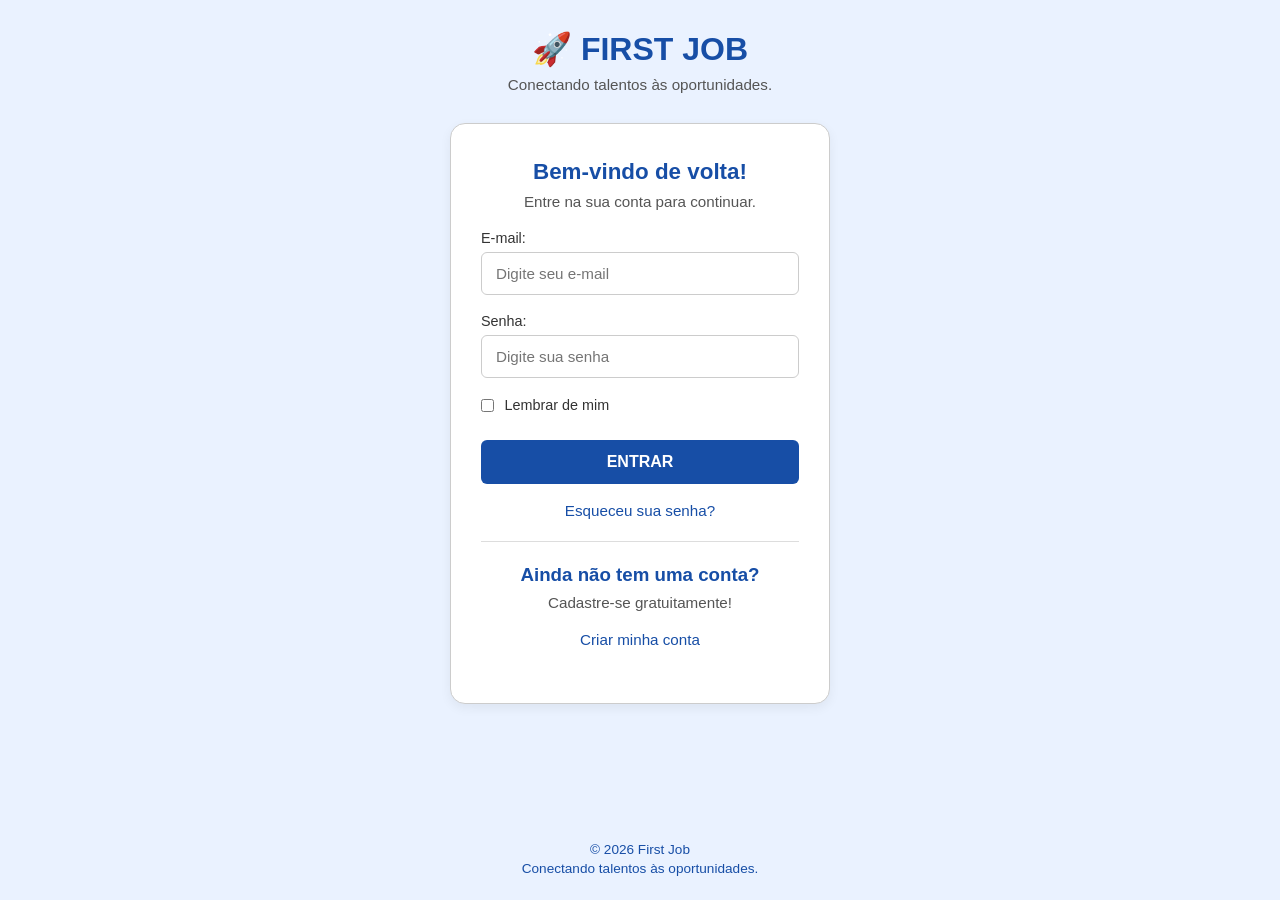
<file: index.html>
<!DOCTYPE html>
<html lang="pt-br">

<head>
    <meta charset="UTF-8">
    <meta name="viewport" content="width=device-width, initial-scale=1.0">
    <meta name="author" content="Angelo Ferreira da Silva">
    <meta name="description" content="First Job - Encontre seu primeiro emprego">
    <title>First Job - Login</title>
    <link rel="stylesheet" href="style.css">
</head>

<body>

    <header>
        <h1>🚀 FIRST JOB</h1>
        <p>Conectando talentos às oportunidades.</p>
    </header>

    <main>
        <h2>Bem-vindo de volta!</h2>
        <p>Entre na sua conta para continuar.</p>

        <form action="#" method="post">
            <p>
                <label for="email">E-mail:</label>
                <input type="email" id="email" name="email" placeholder="Digite seu e-mail" required>
            </p>

            <p>
                <label for="senha">Senha:</label>
                <input type="password" id="senha" name="senha" placeholder="Digite sua senha" required>
            </p>

            <p style="text-align: left;">
                <input type="checkbox" id="lembrar" name="lembrar">
                <label for="lembrar" style="display: inline;">Lembrar de mim</label>
            </p>

            <p>
                <input type="submit" value="ENTRAR">
            </p>
        </form>

        <p style="margin-top: 12px;">
            <a href="recuperar-senha.html">Esqueceu sua senha?</a>
        </p>

        <hr>

        <h3 style="color: #174ea6; margin-bottom: 8px;">Ainda não tem uma conta?</h3>
        <p>Cadastre-se gratuitamente!</p>
        <p style="margin-top: 10px;">
            <a href="cadastro.html">Criar minha conta</a>
        </p>
    </main>

    <footer>
        <p>© 2026 First Job</p>
        <p>Conectando talentos às oportunidades.</p>
    </footer>

</body>

</html>
</file>
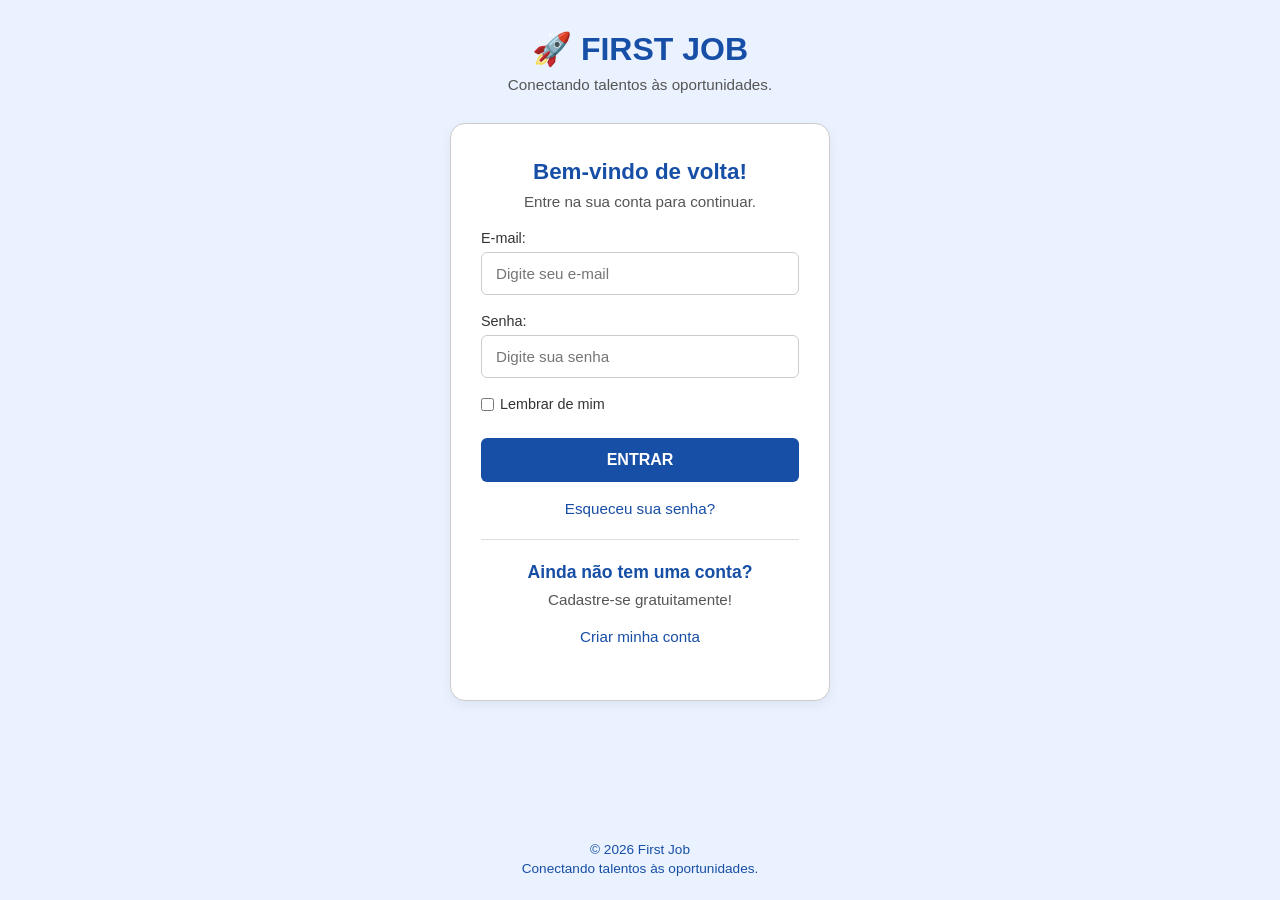
<file: Projeto-Firstjob/index.html>
<!DOCTYPE html>
<html lang="pt-br">

<head>
    <meta charset="UTF-8">
    <meta name="viewport" content="width=device-width, initial-scale=1.0">
    <meta name="author" content="Angelo Ferreira da Silva">
    <meta name="description" content="First Job - Encontre seu primeiro emprego">
    <title>First Job - Login</title>
    <link rel="stylesheet" href="../css/style.css">
</head>

<body>

    <header>
        <h1>🚀 FIRST JOB</h1>
        <p>Conectando talentos às oportunidades.</p>
    </header>

    <main>
        <h2>Bem-vindo de volta!</h2>
        <p>Entre na sua conta para continuar.</p>

        <form action="inicio.html" method="get">
            <p>
                <label for="email">E-mail:</label>
                <input type="email" id="email" name="email" placeholder="Digite seu e-mail" required>
            </p>

            <p>
                <label for="senha">Senha:</label>
                <input type="password" id="senha" name="senha" placeholder="Digite sua senha" required>
            </p>

            <p class="lembrar">
                <input type="checkbox" id="lembrar" name="lembrar">
                <label for="lembrar">Lembrar de mim</label>
            </p>

            <p>
                <input type="submit" value="ENTRAR">
            </p>
        </form>

        <p class="link-extra">
            <a href="recuperar-senha.html">Esqueceu sua senha?</a>
        </p>

        <hr>

        <h3>Ainda não tem uma conta?</h3>
        <p>Cadastre-se gratuitamente!</p>
        <p class="link-extra">
            <a href="cadastro.html">Criar minha conta</a>
        </p>
    </main>

    <footer>
        <p>© 2026 First Job</p>
        <p>Conectando talentos às oportunidades.</p>
    </footer>

</body>

</html>
</file>
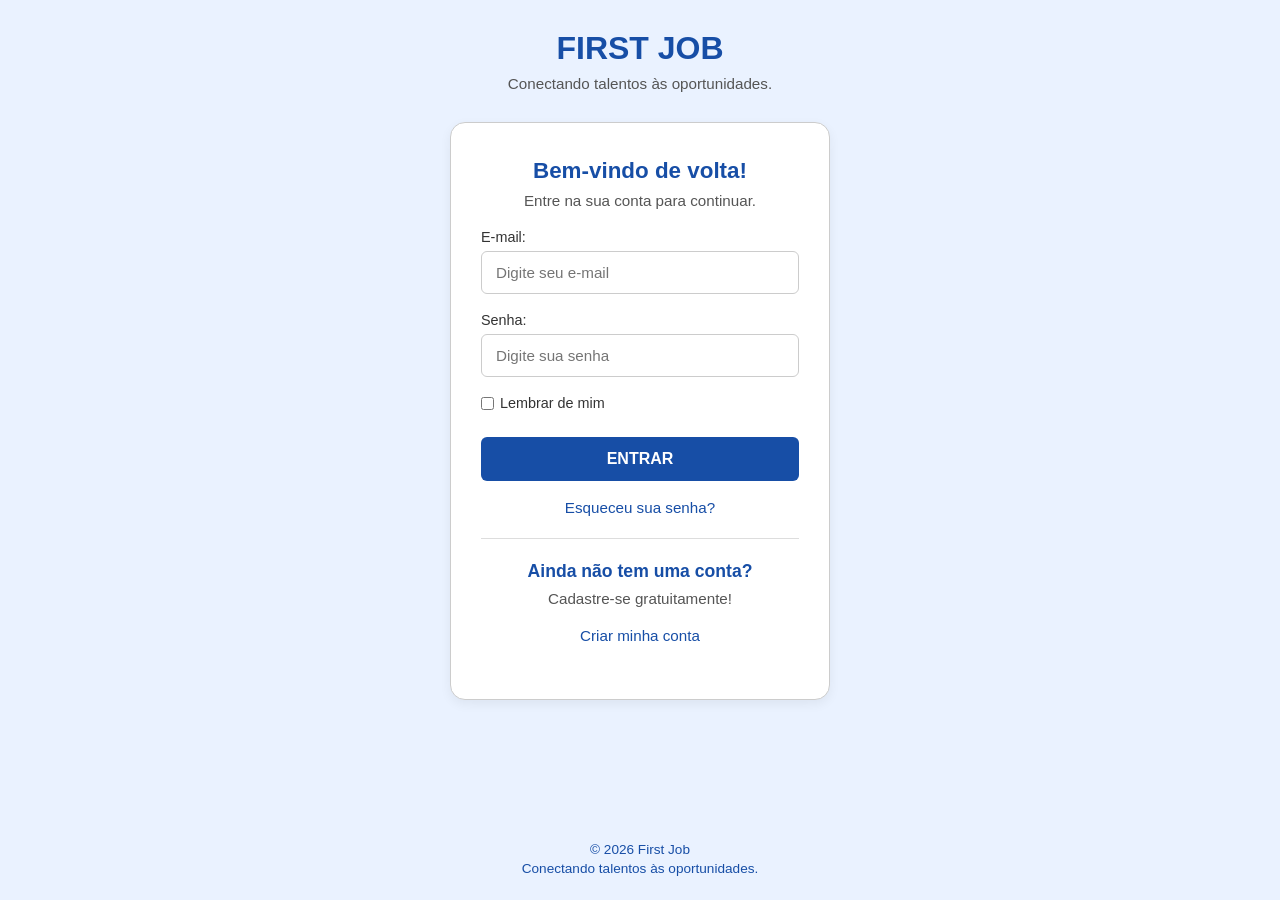
<file: Projeto-Firstjob1/index.html>
<!DOCTYPE html>
<html lang="pt-br">

<head>
    <meta charset="UTF-8">
    <meta name="viewport" content="width=device-width, initial-scale=1.0">
    <meta name="author" content="Angelo Ferreira da Silva">
    <meta name="description" content="First Job - Encontre seu primeiro emprego">
    <title>First Job - Login</title>
    <link rel="stylesheet" href="../css/style.css">
</head>

<body>

    <header>
        <h1>FIRST JOB</h1>
        <p>Conectando talentos às oportunidades.</p>
    </header>

    <main>
        <h2>Bem-vindo de volta!</h2>
        <p>Entre na sua conta para continuar.</p>

        <form action="inicio.html" method="get">
            <p>
                <label for="email">E-mail:</label>
                <input type="email" id="email" name="email" placeholder="Digite seu e-mail" required>
            </p>

            <p>
                <label for="senha">Senha:</label>
                <input type="password" id="senha" name="senha" placeholder="Digite sua senha" required>
            </p>

            <p class="lembrar">
                <input type="checkbox" id="lembrar" name="lembrar">
                <label for="lembrar">Lembrar de mim</label>
            </p>

            <p>
                <input type="submit" value="ENTRAR">
            </p>
        </form>

        <p class="link-extra">
            <a href="recuperar-senha.html">Esqueceu sua senha?</a>
        </p>

        <hr>

        <h3>Ainda não tem uma conta?</h3>
        <p>Cadastre-se gratuitamente!</p>
        <p class="link-extra">
            <a href="cadastro.html">Criar minha conta</a>
        </p>
    </main>

    <footer>
        <p>© 2026 First Job</p>
        <p>Conectando talentos às oportunidades.</p>
    </footer>

</body>

</html>
</file>
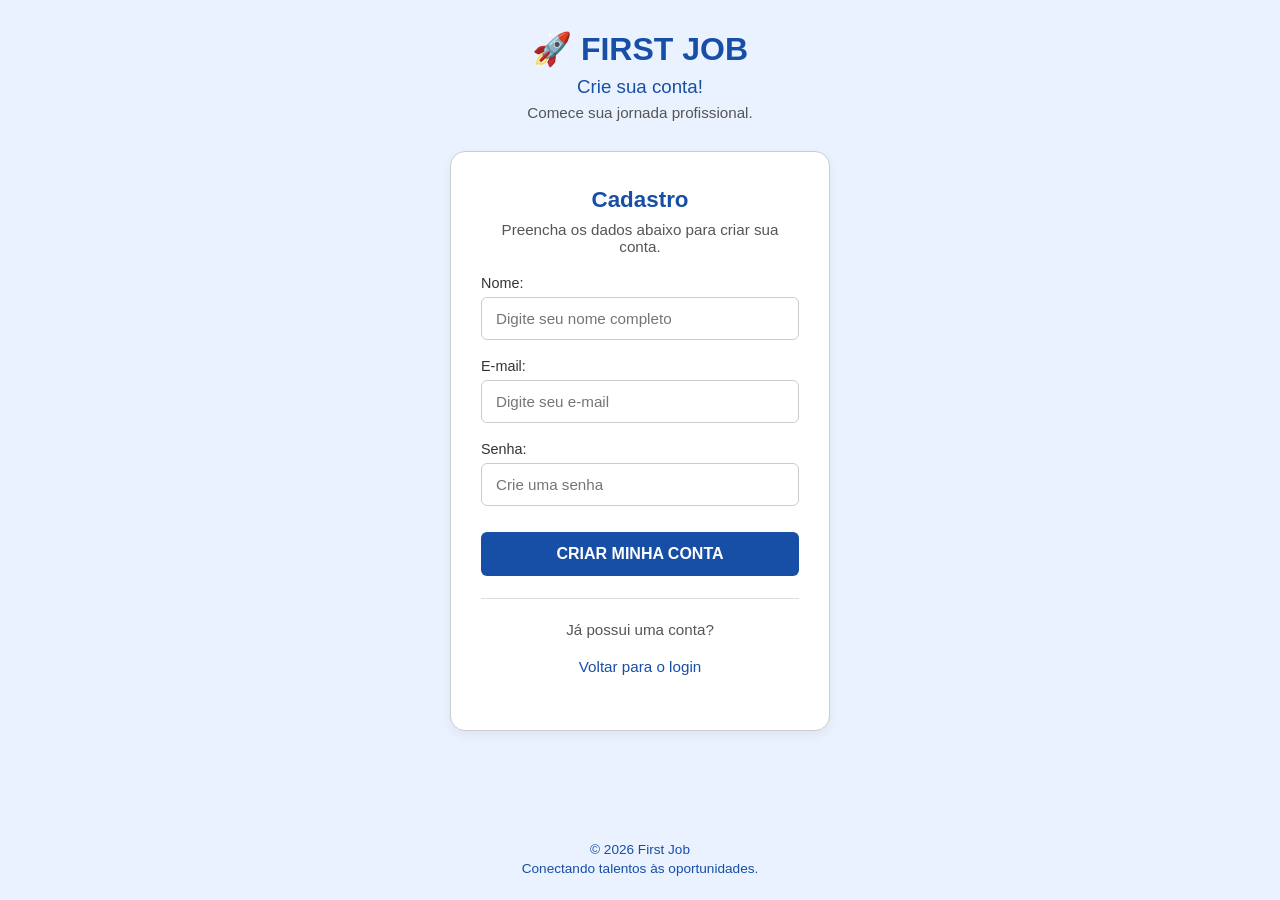
<file: cadastro.html>
<!DOCTYPE html>
<html lang="pt-br">

<head>
    <meta charset="UTF-8">
    <meta name="viewport" content="width=device-width, initial-scale=1.0">
    <title>First Job - Cadastro</title>
    <link rel="stylesheet" href="style.css">
</head>

<body class="cadastro">

    <header>
        <h1>🚀 FIRST JOB</h1>
        <h3>Crie sua conta!</h3>
        <p>Comece sua jornada profissional.</p>
    </header>

    <main>
        <h2>Cadastro</h2>
        <p>Preencha os dados abaixo para criar sua conta.</p>

        <form action="contacriada.html" method="get">
            <p>
                <label for="nome">Nome:</label>
                <input type="text" id="nome" name="nome" placeholder="Digite seu nome completo" required>
            </p>

            <p>
                <label for="email">E-mail:</label>
                <input type="email" id="email" name="email" placeholder="Digite seu e-mail" required>
            </p>

            <p>
                <label for="senha">Senha:</label>
                <input type="password" id="senha" name="senha" placeholder="Crie uma senha" required minlength="6">
            </p>

            <p>
                <input type="submit" value="CRIAR MINHA CONTA">
            </p>
        </form>

        <hr>

        <p>Já possui uma conta?</p>
        <p style="margin-top: 8px;">
            <a href="index.html">Voltar para o login</a>
        </p>
    </main>

    <footer>
        <p>© 2026 First Job</p>
        <p>Conectando talentos às oportunidades.</p>
    </footer>

</body>

</html>
</file>
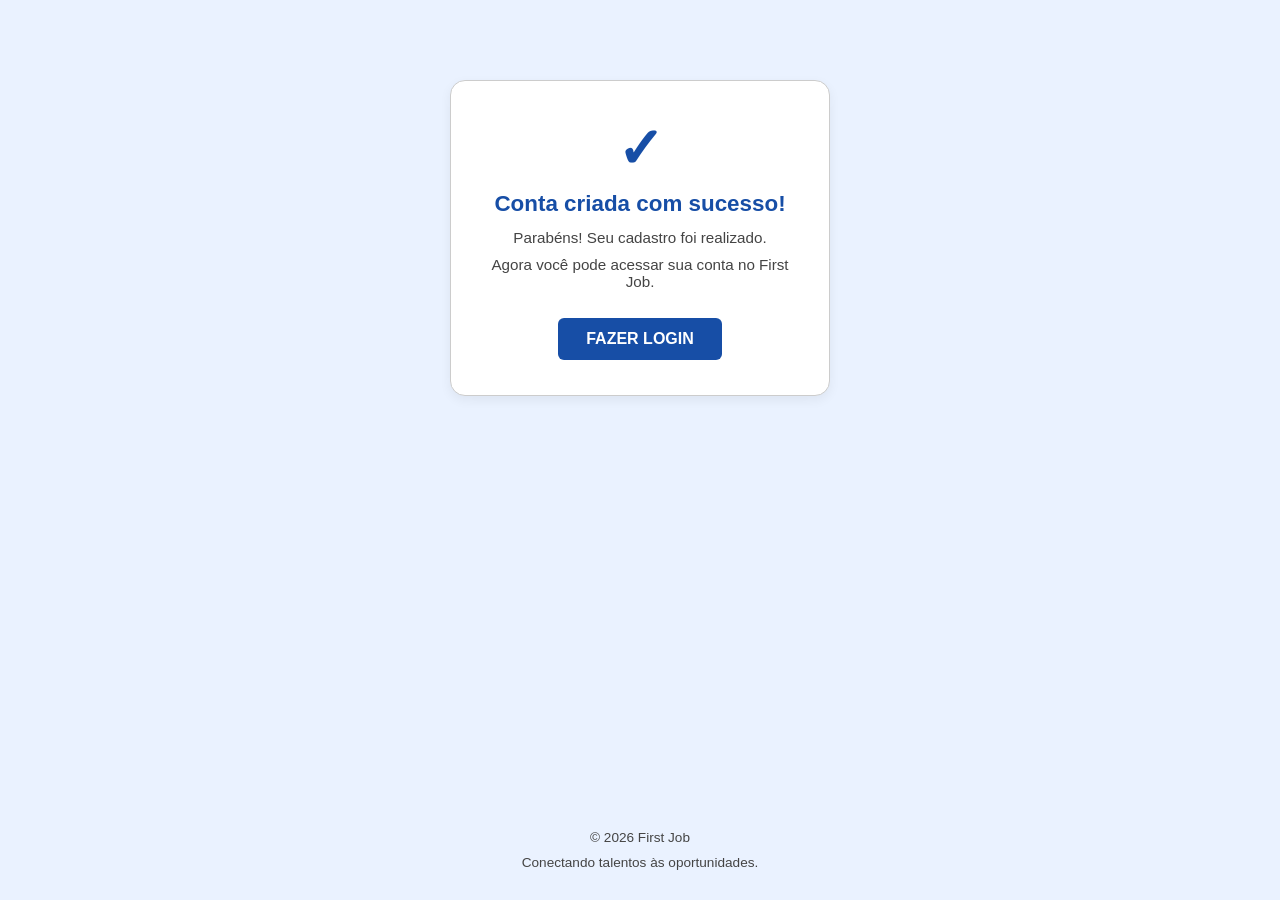
<file: contacriada.html>
<!DOCTYPE html>
<html lang="pt-br">

<head>
    <meta charset="UTF-8">
    <meta name="viewport" content="width=device-width, initial-scale=1.0">
    <title>First Job - Conta Criada</title>
    <link rel="stylesheet" href="style.css">
</head>

<body class="sucesso">

    <main>
        <h1>✓</h1>
        <h2>Conta criada com sucesso!</h2>
        <p>Parabéns! Seu cadastro foi realizado.</p>
        <p>Agora você pode acessar sua conta no First Job.</p>
        <a href="index.html" class="botao-login">FAZER LOGIN</a>
    </main>

    <footer>
        <p>© 2026 First Job</p>
        <p>Conectando talentos às oportunidades.</p>
    </footer>

</body>

</html>
</file>
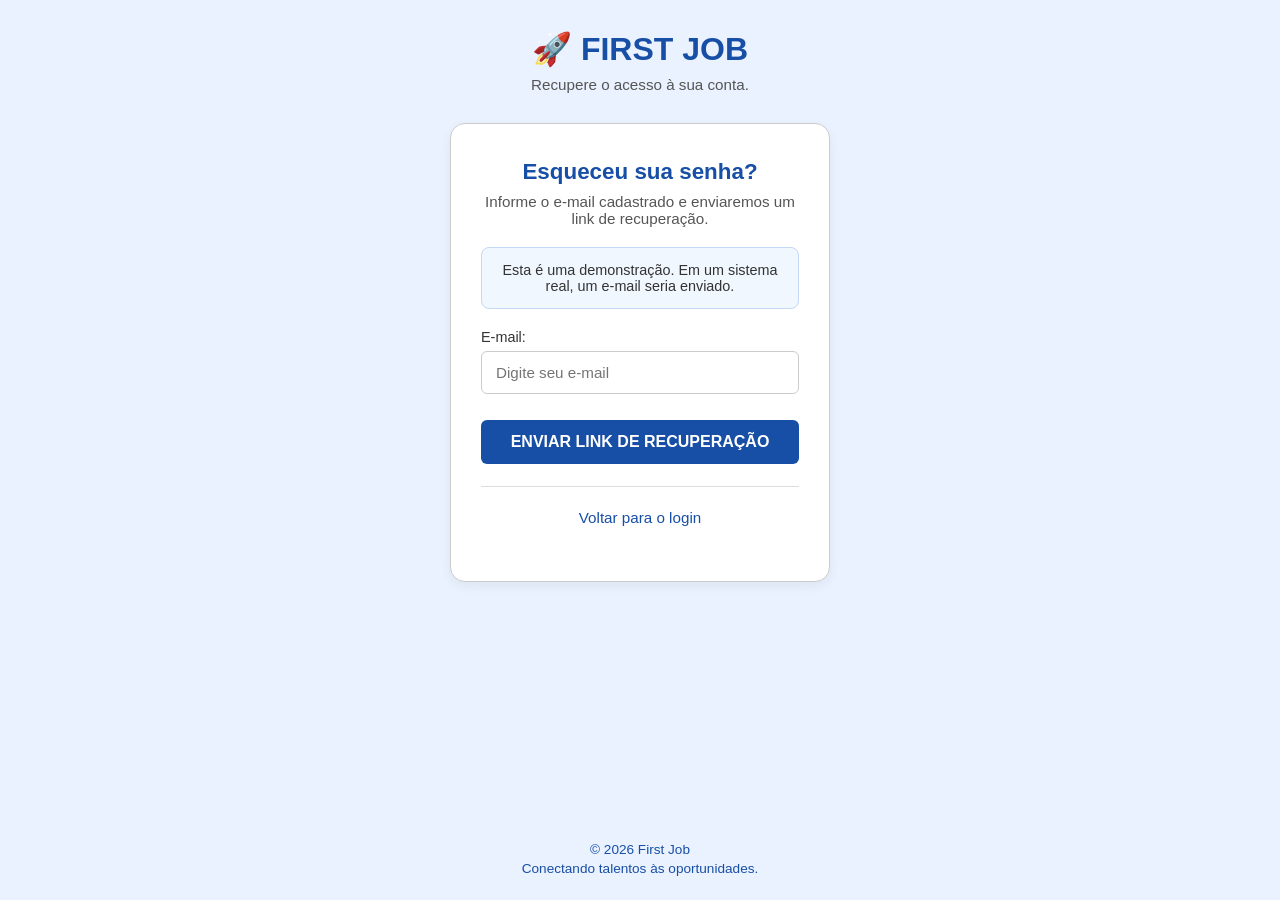
<file: recuperar-senha.html>
<!DOCTYPE html>
<html lang="pt-br">

<head>
    <meta charset="UTF-8">
    <meta name="viewport" content="width=device-width, initial-scale=1.0">
    <title>First Job - Recuperar Senha</title>
    <link rel="stylesheet" href="style.css">
</head>

<body>

    <header>
        <h1>🚀 FIRST JOB</h1>
        <p>Recupere o acesso à sua conta.</p>
    </header>

    <main>
        <h2>Esqueceu sua senha?</h2>
        <p>Informe o e-mail cadastrado e enviaremos um link de recuperação.</p>

        <div class="aviso">
            Esta é uma demonstração. Em um sistema real, um e-mail seria enviado.
        </div>

        <form action="#" method="post" onsubmit="alert('Se o e-mail existir, você receberá as instruções em breve.'); return false;">
            <p>
                <label for="email">E-mail:</label>
                <input type="email" id="email" name="email" placeholder="Digite seu e-mail" required>
            </p>

            <p>
                <input type="submit" value="ENVIAR LINK DE RECUPERAÇÃO">
            </p>
        </form>

        <hr>

        <p>
            <a href="index.html">Voltar para o login</a>
        </p>
    </main>

    <footer>
        <p>© 2026 First Job</p>
        <p>Conectando talentos às oportunidades.</p>
    </footer>

</body>

</html>
</file>
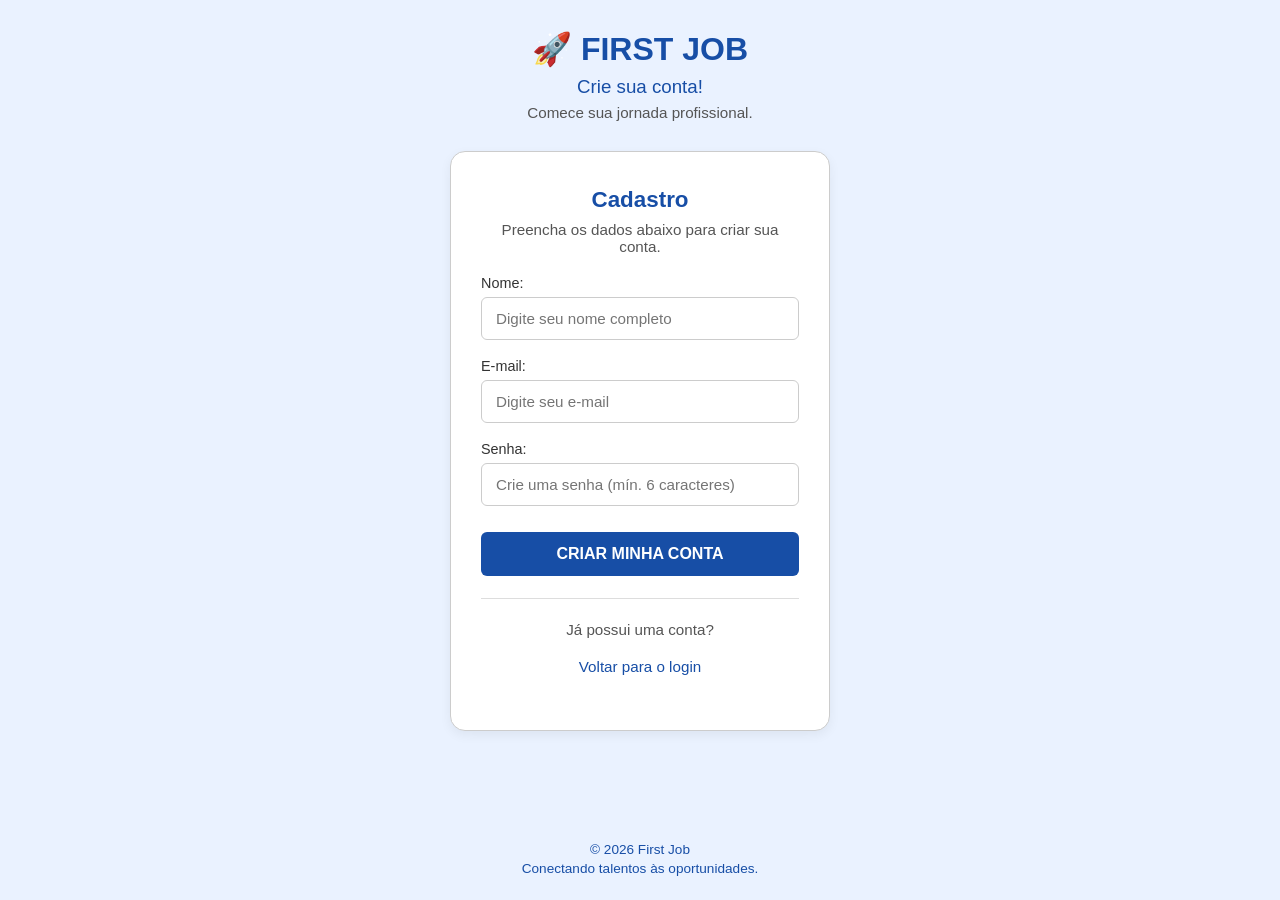
<file: Projeto-Firstjob/cadastro.html>
<!DOCTYPE html>
<html lang="pt-br">

<head>
    <meta charset="UTF-8">
    <meta name="viewport" content="width=device-width, initial-scale=1.0">
    <meta name="author" content="Angelo Ferreira da Silva">
    <meta name="description" content="First Job - Crie sua conta e encontre seu primeiro emprego">
    <title>First Job - Cadastro</title>
    <link rel="stylesheet" href="../css/style.css">
</head>

<body class="cadastro">

    <header>
        <h1>🚀 FIRST JOB</h1>
        <h3>Crie sua conta!</h3>
        <p>Comece sua jornada profissional.</p>
    </header>

    <main>
        <h2>Cadastro</h2>
        <p>Preencha os dados abaixo para criar sua conta.</p>

        <form action="contacriada.html" method="get">
            <p>
                <label for="nome">Nome:</label>
                <input type="text" id="nome" name="nome" placeholder="Digite seu nome completo" required>
            </p>

            <p>
                <label for="email">E-mail:</label>
                <input type="email" id="email" name="email" placeholder="Digite seu e-mail" required>
            </p>

            <p>
                <label for="senha">Senha:</label>
                <input type="password" id="senha" name="senha" placeholder="Crie uma senha (mín. 6 caracteres)" required minlength="6">
            </p>

            <p>
                <input type="submit" value="CRIAR MINHA CONTA">
            </p>
        </form>

        <hr>

        <p>Já possui uma conta?</p>
        <p class="link-extra">
            <a href="index.html">Voltar para o login</a>
        </p>
    </main>

    <footer>
        <p>© 2026 First Job</p>
        <p>Conectando talentos às oportunidades.</p>
    </footer>

</body>

</html>
</file>
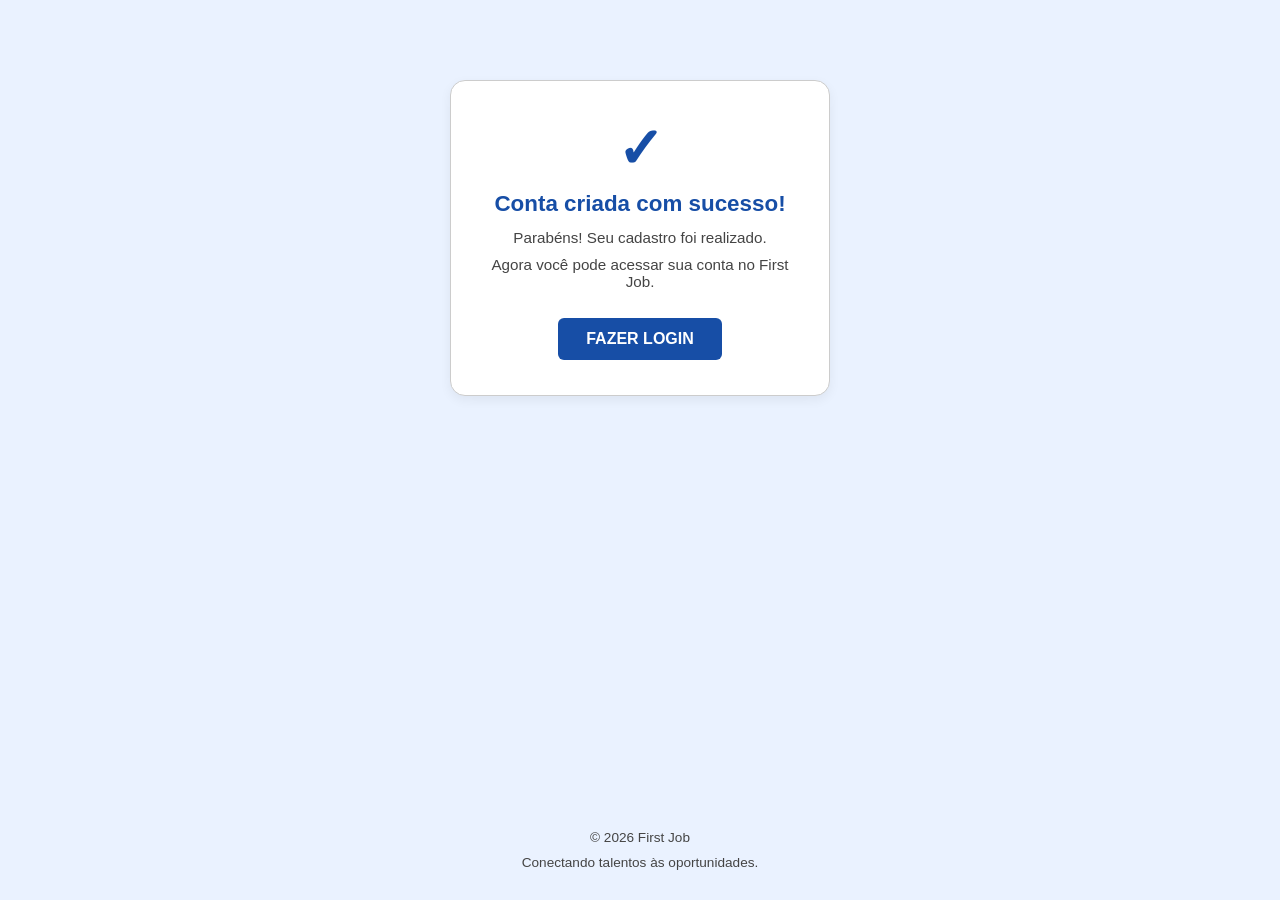
<file: Projeto-Firstjob/contacriada.html>
<!DOCTYPE html>
<html lang="pt-br">

<head>
    <meta charset="UTF-8">
    <meta name="viewport" content="width=device-width, initial-scale=1.0">
    <meta name="author" content="Angelo Ferreira da Silva">
    <meta name="description" content="First Job - Conta criada com sucesso">
    <title>First Job - Conta Criada</title>
    <link rel="stylesheet" href="../css/style.css">
</head>

<body class="sucesso">

    <main>
        <h1>✓</h1>
        <h2>Conta criada com sucesso!</h2>
        <p>Parabéns! Seu cadastro foi realizado.</p>
        <p>Agora você pode acessar sua conta no First Job.</p>
        <a href="index.html" class="botao-login">FAZER LOGIN</a>
    </main>

    <footer>
        <p>© 2026 First Job</p>
        <p>Conectando talentos às oportunidades.</p>
    </footer>

</body>

</html>
</file>
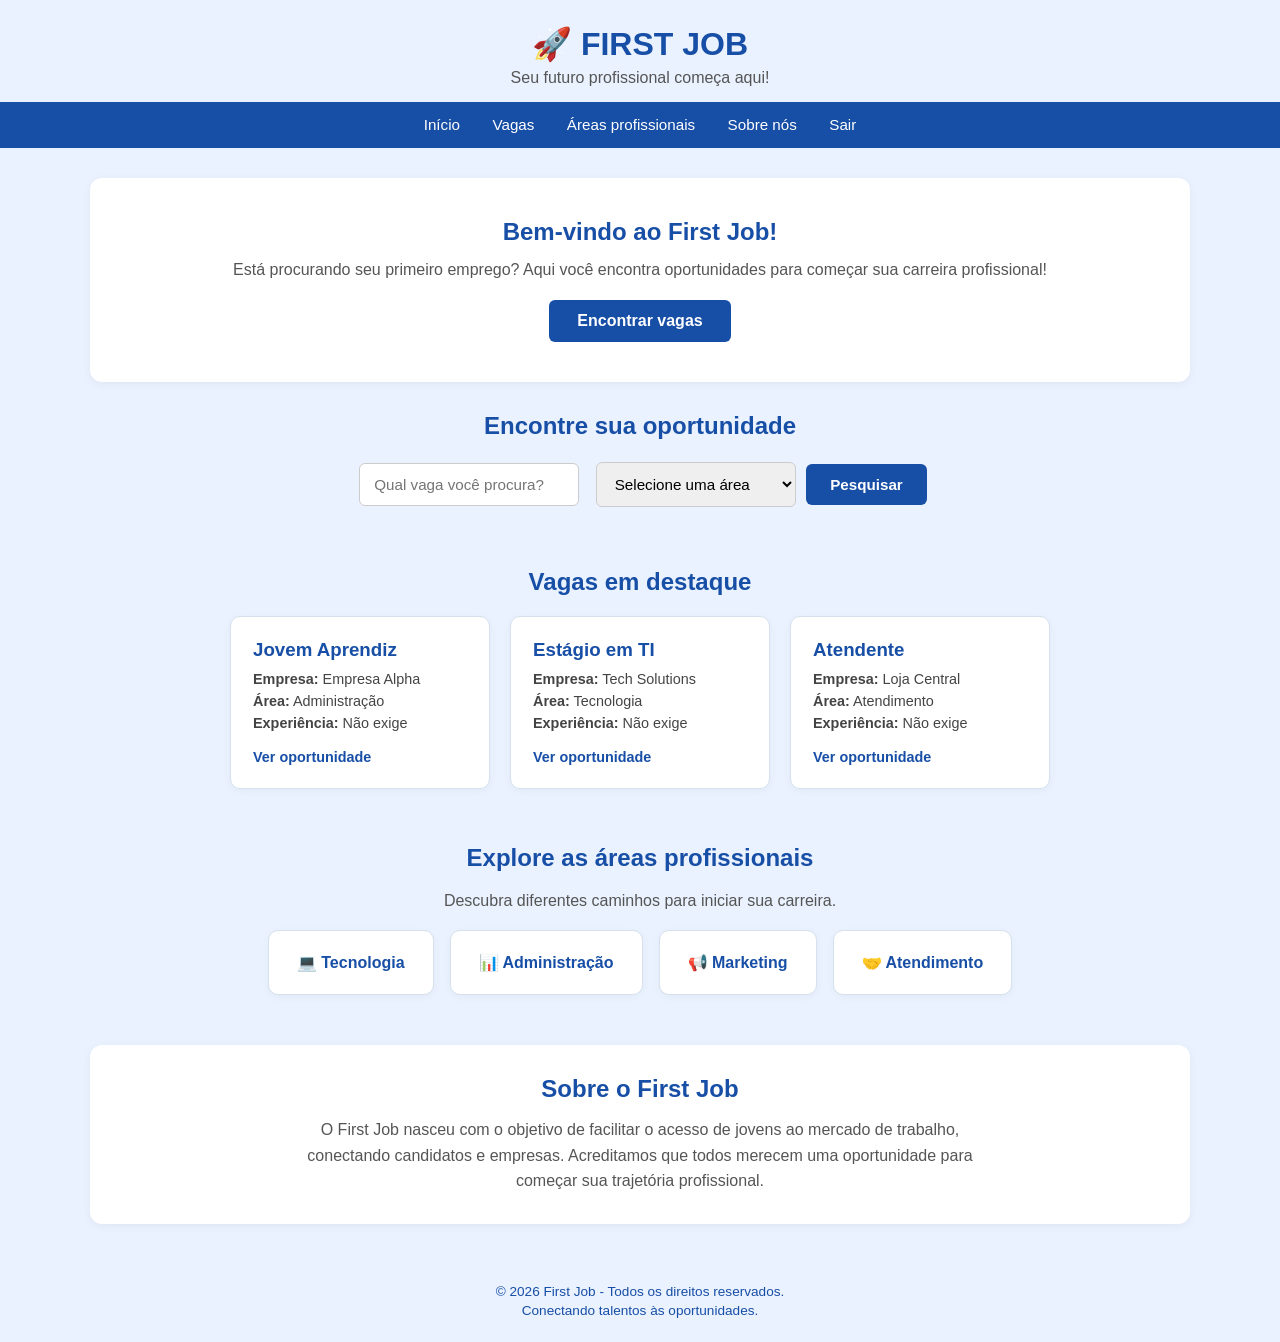
<file: Projeto-Firstjob/inicio.html>
<!DOCTYPE html>
<html lang="pt-br">

<head>
    <meta charset="UTF-8">
    <meta name="viewport" content="width=device-width, initial-scale=1.0">
    <meta name="author" content="Angelo Ferreira da Silva">
    <meta name="description" content="First Job - Encontre seu primeiro emprego">
    <title>First Job - Início</title>
    <link rel="stylesheet" href="../css/inicio.css">
</head>

<body>

    <header>
        <h1>🚀 FIRST JOB</h1>
        <p>Seu futuro profissional começa aqui!</p>
    </header>

    <nav>
        <a href="inicio.html">Início</a>
        <a href="#vagas">Vagas</a>
        <a href="#areas">Áreas profissionais</a>
        <a href="#sobre">Sobre nós</a>
        <a href="index.html">Sair</a>
    </nav>

    <main>

        <section class="boas-vindas">
            <h2>Bem-vindo ao First Job!</h2>

            <p>
                Está procurando seu primeiro emprego?
                Aqui você encontra oportunidades para começar
                sua carreira profissional!
            </p>

            <a href="#vagas" class="botao">Encontrar vagas</a>
        </section>

        <section class="pesquisa">
            <h2>Encontre sua oportunidade</h2>

            <input type="text" placeholder="Qual vaga você procura?">

            <select>
                <option>Selecione uma área</option>
                <option>Tecnologia</option>
                <option>Administração</option>
                <option>Atendimento</option>
                <option>Marketing</option>
                <option>Vendas</option>
            </select>

            <button type="button">Pesquisar</button>
        </section>

        <section id="vagas">

            <h2>Vagas em destaque</h2>

            <div class="vagas-container">

                <article class="vaga">
                    <h3>Jovem Aprendiz</h3>
                    <p><strong>Empresa:</strong> Empresa Alpha</p>
                    <p><strong>Área:</strong> Administração</p>
                    <p><strong>Experiência:</strong> Não exige</p>
                    <a href="#">Ver oportunidade</a>
                </article>

                <article class="vaga">
                    <h3>Estágio em TI</h3>
                    <p><strong>Empresa:</strong> Tech Solutions</p>
                    <p><strong>Área:</strong> Tecnologia</p>
                    <p><strong>Experiência:</strong> Não exige</p>
                    <a href="#">Ver oportunidade</a>
                </article>

                <article class="vaga">
                    <h3>Atendente</h3>
                    <p><strong>Empresa:</strong> Loja Central</p>
                    <p><strong>Área:</strong> Atendimento</p>
                    <p><strong>Experiência:</strong> Não exige</p>
                    <a href="#">Ver oportunidade</a>
                </article>

            </div>

        </section>

        <section id="areas" class="areas">

            <h2>Explore as áreas profissionais</h2>

            <p>Descubra diferentes caminhos para iniciar sua carreira.</p>

            <div class="areas-container">
                <div class="area">💻 Tecnologia</div>
                <div class="area">📊 Administração</div>
                <div class="area">📢 Marketing</div>
                <div class="area">🤝 Atendimento</div>
            </div>

        </section>

        <section id="sobre" class="sobre">
            <h2>Sobre o First Job</h2>

            <p>
                O First Job nasceu com o objetivo de facilitar
                o acesso de jovens ao mercado de trabalho,
                conectando candidatos e empresas.
                Acreditamos que todos merecem uma oportunidade
                para começar sua trajetória profissional.
            </p>
        </section>

    </main>

    <footer>
        <p>© 2026 First Job - Todos os direitos reservados.</p>
        <p>Conectando talentos às oportunidades.</p>
    </footer>

</body>

</html>
</file>
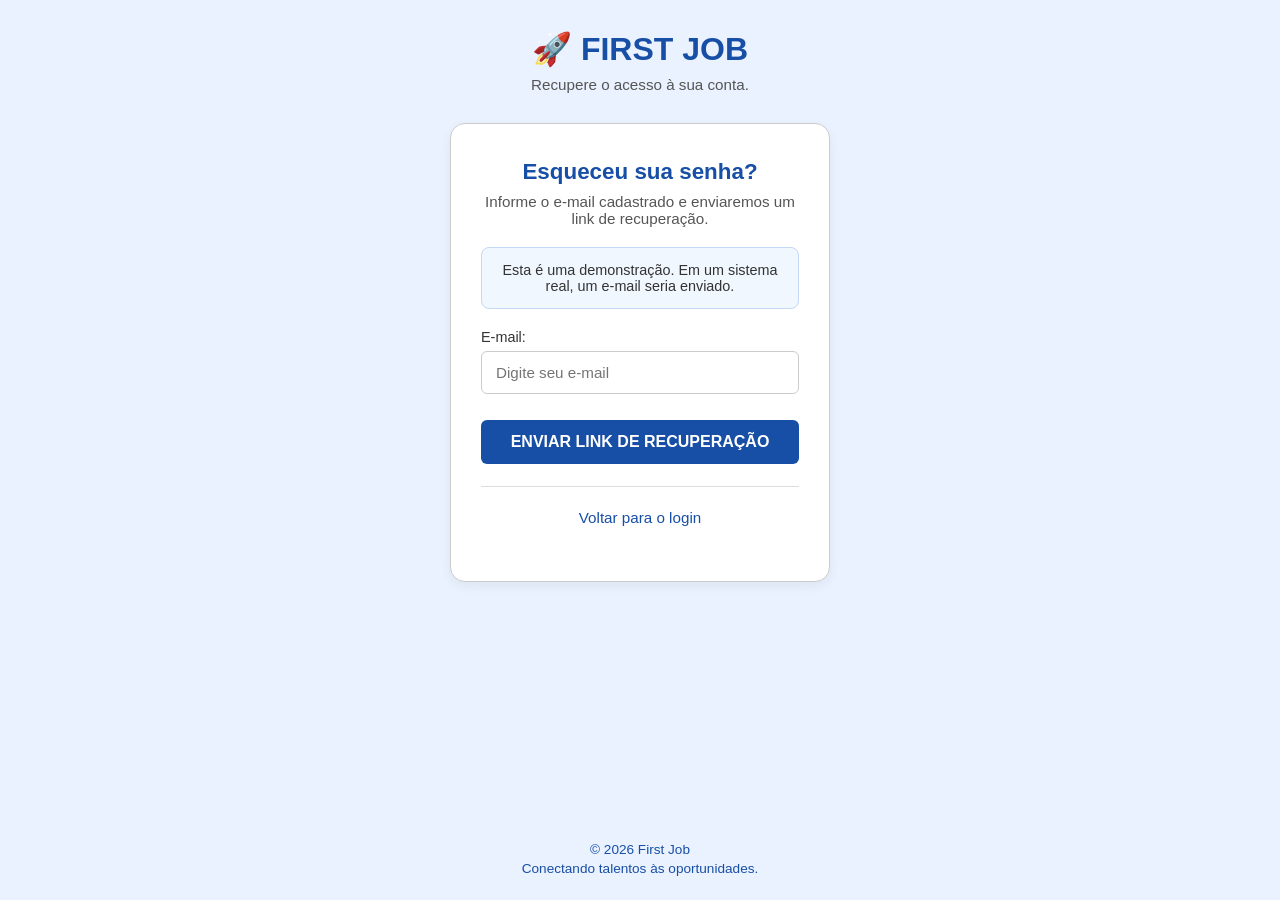
<file: Projeto-Firstjob/recuperar-senha.html>
<!DOCTYPE html>
<html lang="pt-br">

<head>
    <meta charset="UTF-8">
    <meta name="viewport" content="width=device-width, initial-scale=1.0">
    <meta name="author" content="Angelo Ferreira da Silva">
    <meta name="description" content="First Job - Recuperar senha">
    <title>First Job - Recuperar Senha</title>
    <link rel="stylesheet" href="../css/style.css">
</head>

<body>

    <header>
        <h1>🚀 FIRST JOB</h1>
        <p>Recupere o acesso à sua conta.</p>
    </header>

    <main>
        <h2>Esqueceu sua senha?</h2>
        <p>Informe o e-mail cadastrado e enviaremos um link de recuperação.</p>

        <div class="aviso">
            Esta é uma demonstração. Em um sistema real, um e-mail seria enviado.
        </div>

        <form action="#" method="post" onsubmit="alert('Se o e-mail existir, você receberá as instruções em breve.'); return false;">
            <p>
                <label for="email">E-mail:</label>
                <input type="email" id="email" name="email" placeholder="Digite seu e-mail" required>
            </p>

            <p>
                <input type="submit" value="ENVIAR LINK DE RECUPERAÇÃO">
            </p>
        </form>

        <hr>

        <p>
            <a href="index.html">Voltar para o login</a>
        </p>
    </main>

    <footer>
        <p>© 2026 First Job</p>
        <p>Conectando talentos às oportunidades.</p>
    </footer>

</body>

</html>
</file>
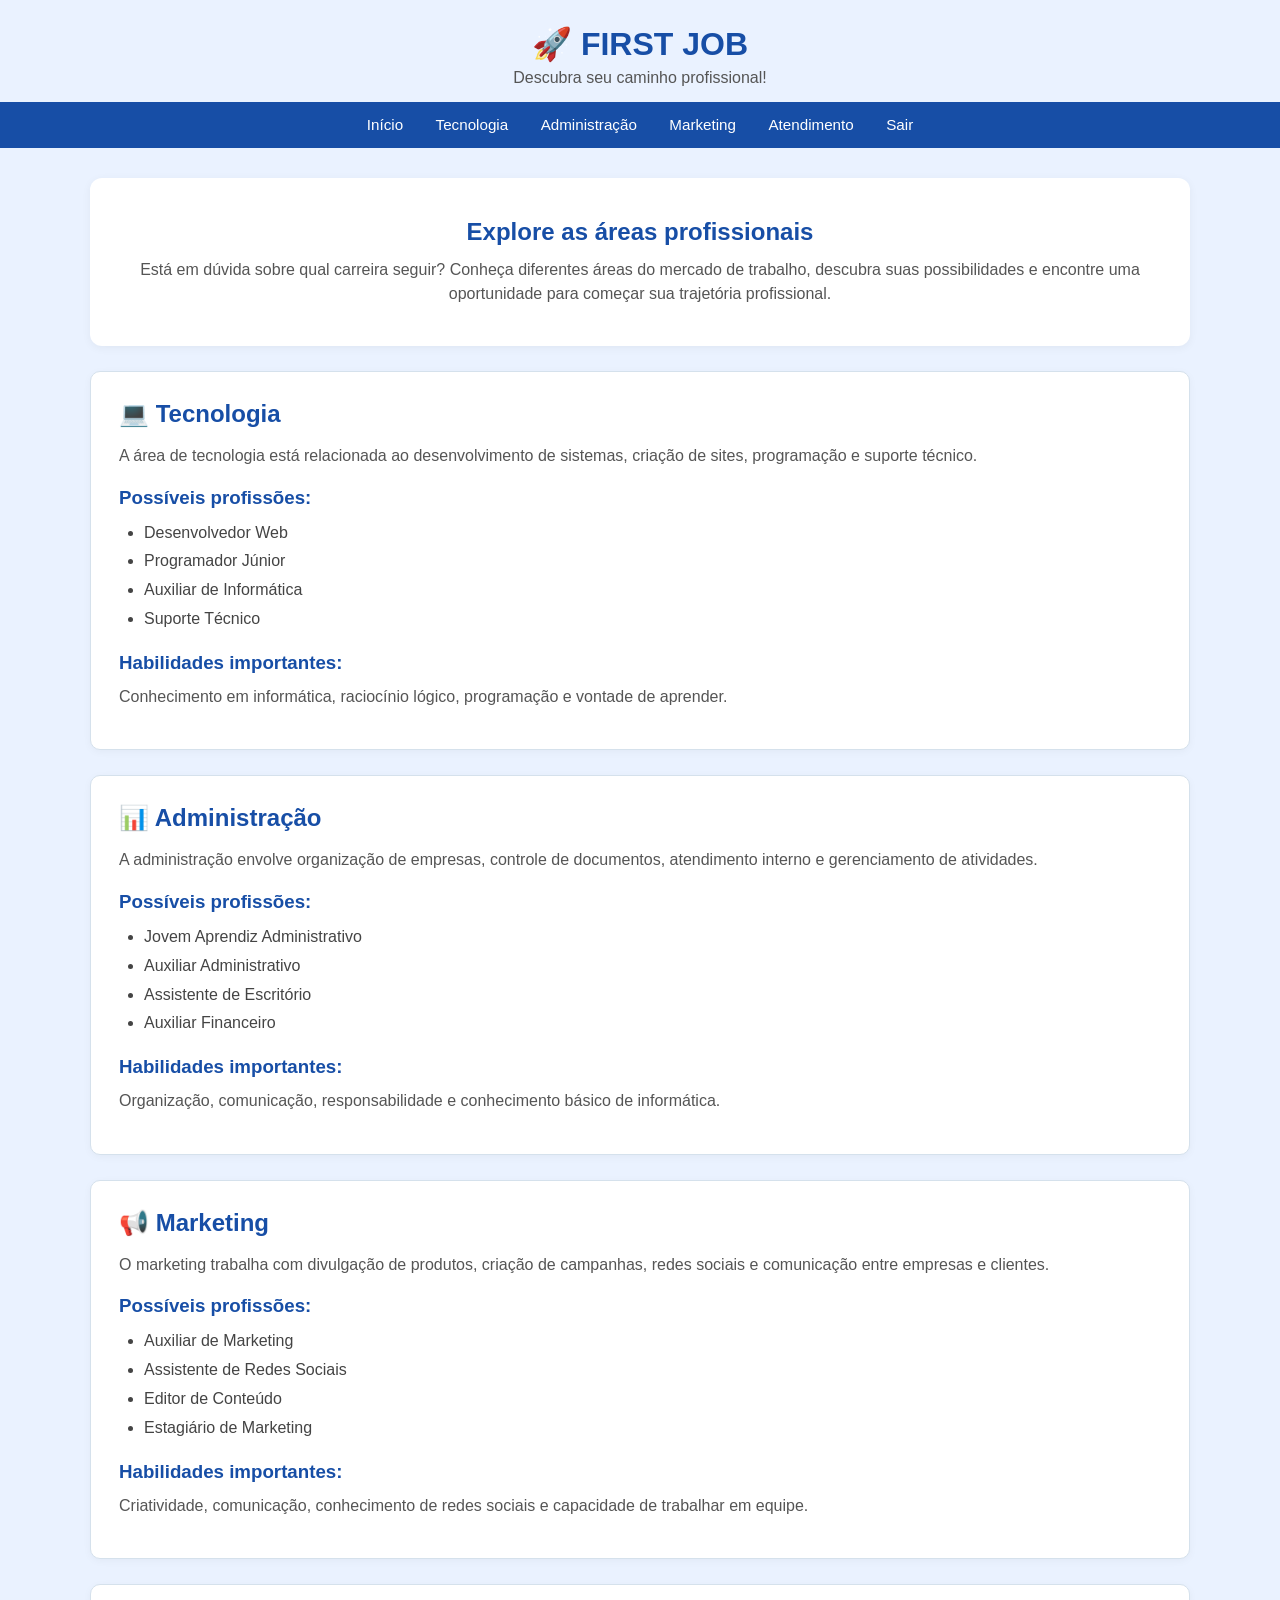
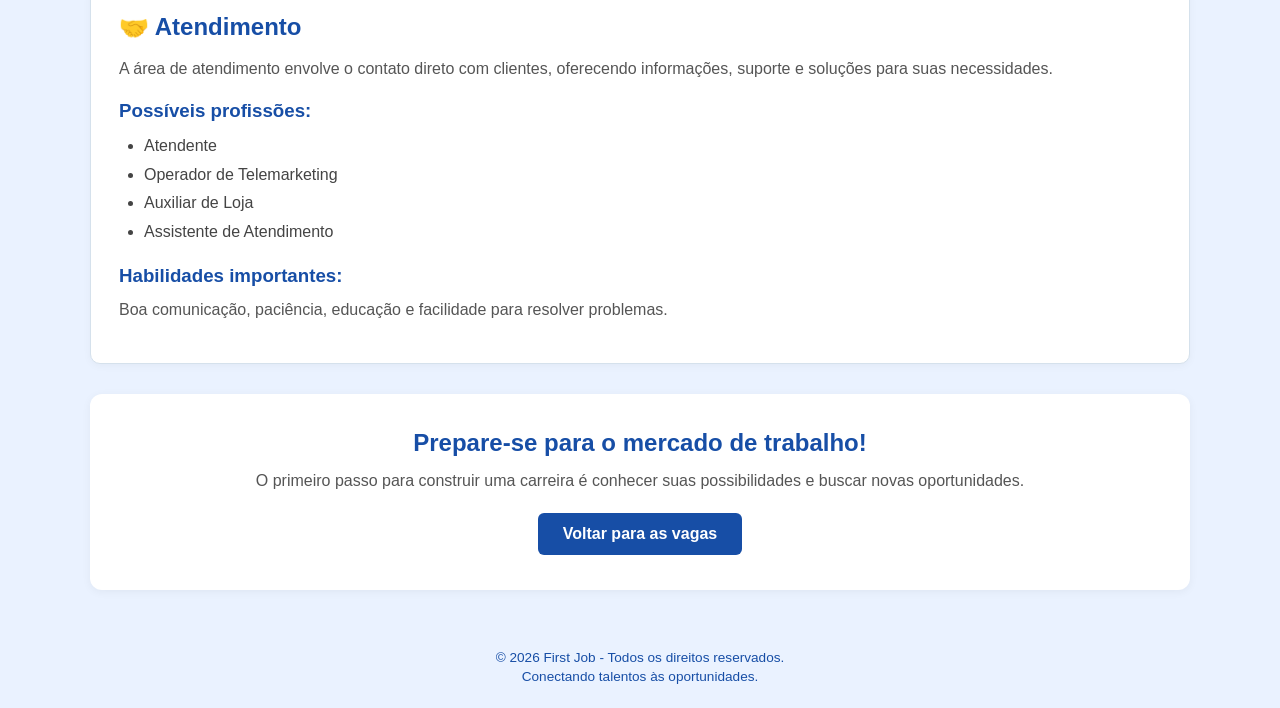
<file: Projeto-Firstjob1/areas.html>
<!DOCTYPE html>
<html lang="pt-br">

<head>
    <meta charset="UTF-8">
    <meta name="viewport" content="width=device-width, initial-scale=1.0">
    <meta name="author" content="Angelo Ferreira da Silva">
    <meta name="description" content="Conheça as áreas profissionais disponíveis no First Job">
    <title>First Job - Áreas Profissionais</title>
    <link rel="stylesheet" href="../css/areas.css">
</head>

<body>

    <header>
        <h1>🚀 FIRST JOB</h1>
        <p>Descubra seu caminho profissional!</p>
    </header>

    <nav>
        <a href="inicio.html">Início</a>
        <a href="#tecnologia">Tecnologia</a>
        <a href="#administracao">Administração</a>
        <a href="#marketing">Marketing</a>
        <a href="#atendimento">Atendimento</a>
        <a href="index.html">Sair</a>
    </nav>

    <main>

        <section class="boas-vindas">
            <h2>Explore as áreas profissionais</h2>

            <p>
                Está em dúvida sobre qual carreira seguir?
                Conheça diferentes áreas do mercado de trabalho,
                descubra suas possibilidades e encontre uma oportunidade
                para começar sua trajetória profissional.
            </p>
        </section>

        <section id="tecnologia" class="area">
            <h2>💻 Tecnologia</h2>

            <p>
                A área de tecnologia está relacionada ao desenvolvimento
                de sistemas, criação de sites, programação e suporte técnico.
            </p>

            <h3>Possíveis profissões:</h3>
            <ul>
                <li>Desenvolvedor Web</li>
                <li>Programador Júnior</li>
                <li>Auxiliar de Informática</li>
                <li>Suporte Técnico</li>
            </ul>

            <h3>Habilidades importantes:</h3>
            <p>
                Conhecimento em informática, raciocínio lógico,
                programação e vontade de aprender.
            </p>
        </section>

        <section id="administracao" class="area">
            <h2>📊 Administração</h2>

            <p>
                A administração envolve organização de empresas,
                controle de documentos, atendimento interno e
                gerenciamento de atividades.
            </p>

            <h3>Possíveis profissões:</h3>
            <ul>
                <li>Jovem Aprendiz Administrativo</li>
                <li>Auxiliar Administrativo</li>
                <li>Assistente de Escritório</li>
                <li>Auxiliar Financeiro</li>
            </ul>

            <h3>Habilidades importantes:</h3>
            <p>
                Organização, comunicação, responsabilidade
                e conhecimento básico de informática.
            </p>
        </section>

        <section id="marketing" class="area">
            <h2>📢 Marketing</h2>

            <p>
                O marketing trabalha com divulgação de produtos,
                criação de campanhas, redes sociais e comunicação
                entre empresas e clientes.
            </p>

            <h3>Possíveis profissões:</h3>
            <ul>
                <li>Auxiliar de Marketing</li>
                <li>Assistente de Redes Sociais</li>
                <li>Editor de Conteúdo</li>
                <li>Estagiário de Marketing</li>
            </ul>

            <h3>Habilidades importantes:</h3>
            <p>
                Criatividade, comunicação, conhecimento de redes sociais
                e capacidade de trabalhar em equipe.
            </p>
        </section>

        <section id="atendimento" class="area">
            <h2>🤝 Atendimento</h2>

            <p>
                A área de atendimento envolve o contato direto
                com clientes, oferecendo informações, suporte
                e soluções para suas necessidades.
            </p>

            <h3>Possíveis profissões:</h3>
            <ul>
                <li>Atendente</li>
                <li>Operador de Telemarketing</li>
                <li>Auxiliar de Loja</li>
                <li>Assistente de Atendimento</li>
            </ul>

            <h3>Habilidades importantes:</h3>
            <p>
                Boa comunicação, paciência, educação
                e facilidade para resolver problemas.
            </p>
        </section>

        <section class="final">
            <h2>Prepare-se para o mercado de trabalho!</h2>

            <p>
                O primeiro passo para construir uma carreira
                é conhecer suas possibilidades e buscar novas
                oportunidades.
            </p>

            <a href="inicio.html">Voltar para as vagas</a>
        </section>

    </main>

    <footer>
        <p>© 2026 First Job - Todos os direitos reservados.</p>
        <p>Conectando talentos às oportunidades.</p>
    </footer>

</body>

</html>
</file>
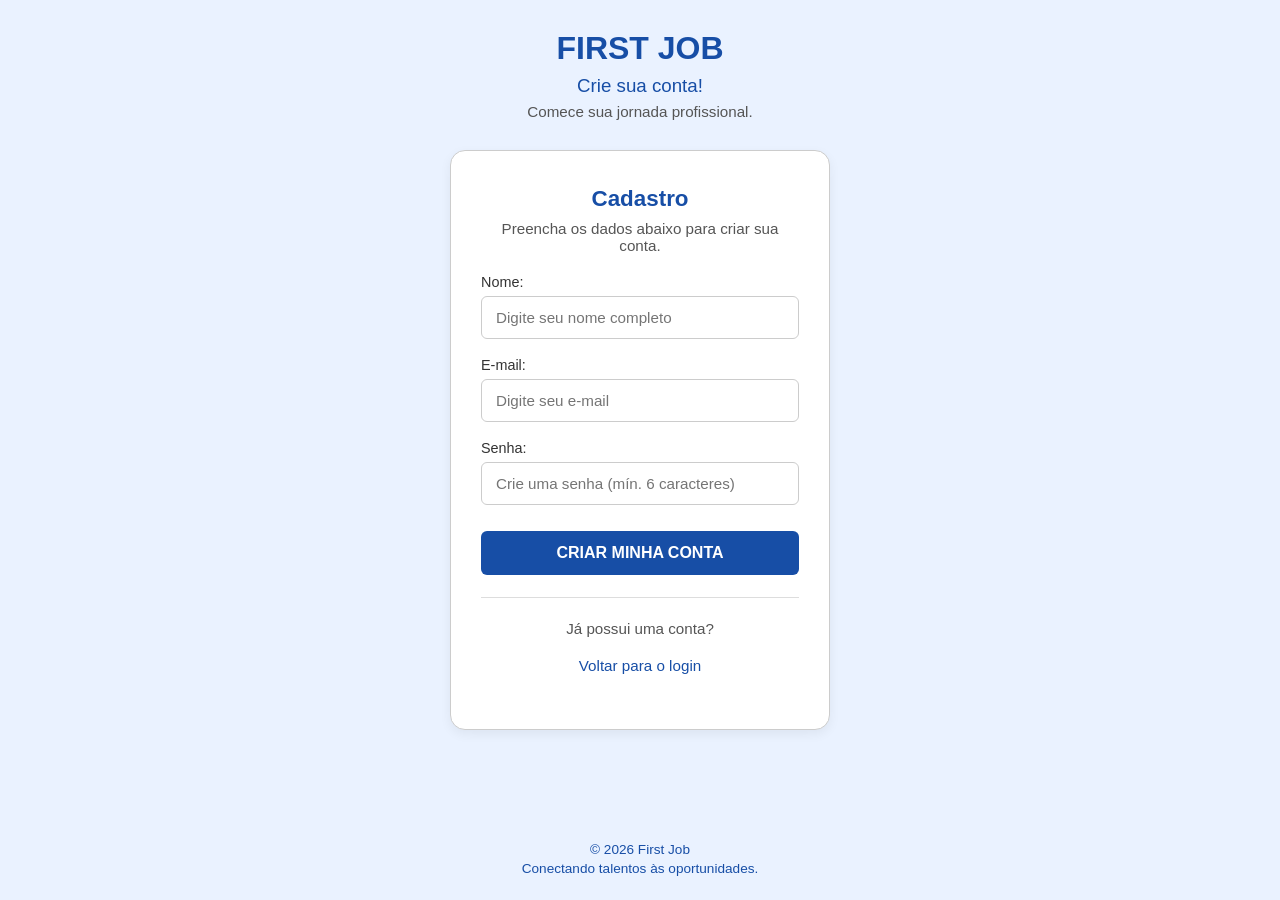
<file: Projeto-Firstjob1/cadastro.html>
<!DOCTYPE html>
<html lang="pt-br">

<head>
    <meta charset="UTF-8">
    <meta name="viewport" content="width=device-width, initial-scale=1.0">
    <meta name="author" content="Angelo Ferreira da Silva">
    <meta name="description" content="First Job - Crie sua conta e encontre seu primeiro emprego">
    <title>First Job - Cadastro</title>
    <link rel="stylesheet" href="../css/style.css">
</head>

<body class="cadastro">

    <header>
        <h1>FIRST JOB</h1>
        <h3>Crie sua conta!</h3>
        <p>Comece sua jornada profissional.</p>
    </header>

    <main>
        <h2>Cadastro</h2>
        <p>Preencha os dados abaixo para criar sua conta.</p>

        <form action="contacriada.html" method="get">
            <p>
                <label for="nome">Nome:</label>
                <input type="text" id="nome" name="nome" placeholder="Digite seu nome completo" required>
            </p>

            <p>
                <label for="email">E-mail:</label>
                <input type="email" id="email" name="email" placeholder="Digite seu e-mail" required>
            </p>

            <p>
                <label for="senha">Senha:</label>
                <input type="password" id="senha" name="senha" placeholder="Crie uma senha (mín. 6 caracteres)" required minlength="6">
            </p>

            <p>
                <input type="submit" value="CRIAR MINHA CONTA">
            </p>
        </form>

        <hr>

        <p>Já possui uma conta?</p>
        <p class="link-extra">
            <a href="index.html">Voltar para o login</a>
        </p>
    </main>

    <footer>
        <p>© 2026 First Job</p>
        <p>Conectando talentos às oportunidades.</p>
    </footer>

</body>

</html>
</file>
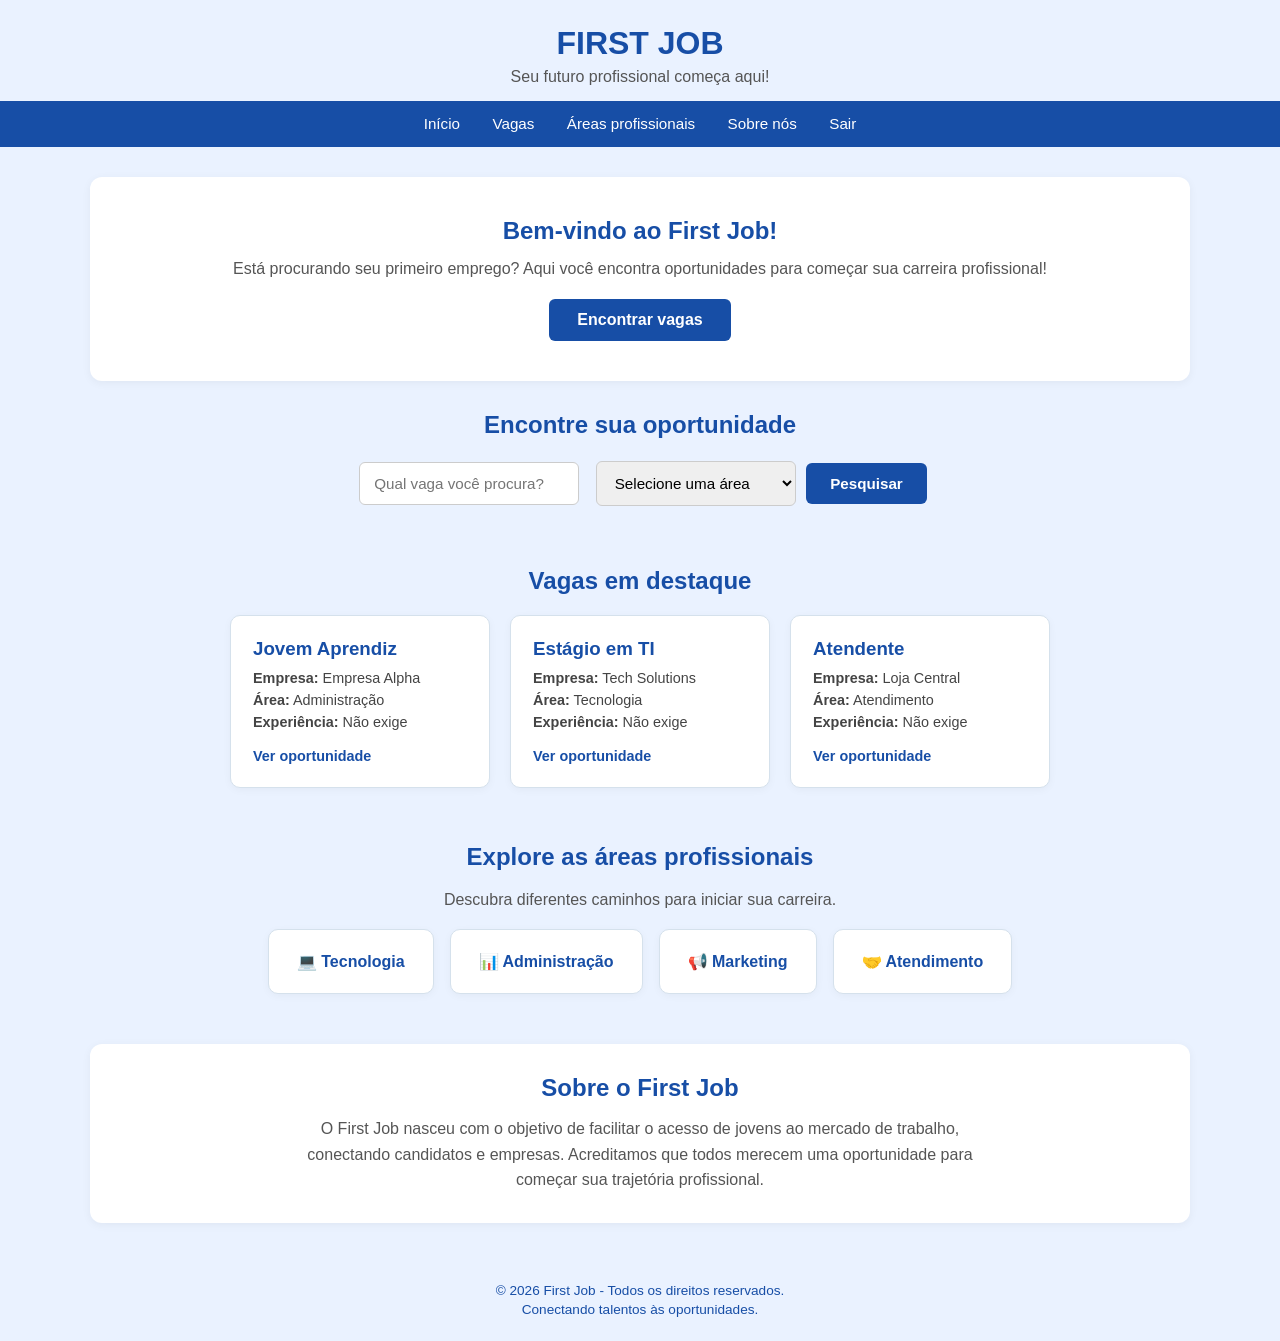
<file: Projeto-Firstjob1/inicio.html>
<!DOCTYPE html>
<html lang="pt-br">

<head>
    <meta charset="UTF-8">
    <meta name="viewport" content="width=device-width, initial-scale=1.0">
    <meta name="author" content="Angelo Ferreira da Silva">
    <meta name="description" content="First Job - Encontre seu primeiro emprego">
    <title>First Job - Início</title>
    <link rel="stylesheet" href="../css/inicio.css">
</head>

<body>

    <header>
        <h1>FIRST JOB</h1>
        <p>Seu futuro profissional começa aqui!</p>
    </header>

    <nav>
        <a href="inicio.html">Início</a>
        <a href="vagas.html">Vagas</a>
        <a href="#areas">Áreas profissionais</a>
        <a href="#sobre">Sobre nós</a>
        <a href="index.html">Sair</a>
    </nav>

    <main>

        <section class="boas-vindas">
            <h2>Bem-vindo ao First Job!</h2>

            <p>
                Está procurando seu primeiro emprego?
                Aqui você encontra oportunidades para começar
                sua carreira profissional!
            </p>

            <a href="vagas.html" class="botao">Encontrar vagas</a>
        </section>

        <section class="pesquisa">
            <h2>Encontre sua oportunidade</h2>

            <input type="text" placeholder="Qual vaga você procura?">

            <select>
                <option>Selecione uma área</option>
                <option>Tecnologia</option>
                <option>Administração</option>
                <option>Atendimento</option>
                <option>Marketing</option>
                <option>Vendas</option>
            </select>

            <button type="button">Pesquisar</button>
        </section>

        <section id="vagas">

            <h2>Vagas em destaque</h2>

            <div class="vagas-container">

                <article class="vaga">
                    <h3>Jovem Aprendiz</h3>
                    <p><strong>Empresa:</strong> Empresa Alpha</p>
                    <p><strong>Área:</strong> Administração</p>
                    <p><strong>Experiência:</strong> Não exige</p>
                    <a href="#">Ver oportunidade</a>
                </article>

                <article class="vaga">
                    <h3>Estágio em TI</h3>
                    <p><strong>Empresa:</strong> Tech Solutions</p>
                    <p><strong>Área:</strong> Tecnologia</p>
                    <p><strong>Experiência:</strong> Não exige</p>
                    <a href="#">Ver oportunidade</a>
                </article>

                <article class="vaga">
                    <h3>Atendente</h3>
                    <p><strong>Empresa:</strong> Loja Central</p>
                    <p><strong>Área:</strong> Atendimento</p>
                    <p><strong>Experiência:</strong> Não exige</p>
                    <a href="#">Ver oportunidade</a>
                </article>

            </div>

        </section>

        <section id="areas" class="areas">

            <h2>Explore as áreas profissionais</h2>

            <p>Descubra diferentes caminhos para iniciar sua carreira.</p>

            <div class="areas-container">
                <div class="area">💻 Tecnologia</div>
                <div class="area">📊 Administração</div>
                <div class="area">📢 Marketing</div>
                <div class="area">🤝 Atendimento</div>
            </div>

        </section>

        <section id="sobre" class="sobre">
            <h2>Sobre o First Job</h2>

            <p>
                O First Job nasceu com o objetivo de facilitar
                o acesso de jovens ao mercado de trabalho,
                conectando candidatos e empresas.
                Acreditamos que todos merecem uma oportunidade
                para começar sua trajetória profissional.
            </p>
        </section>

    </main>

    <footer>
        <p>© 2026 First Job - Todos os direitos reservados.</p>
        <p>Conectando talentos às oportunidades.</p>
    </footer>

</body>

</html>
</file>
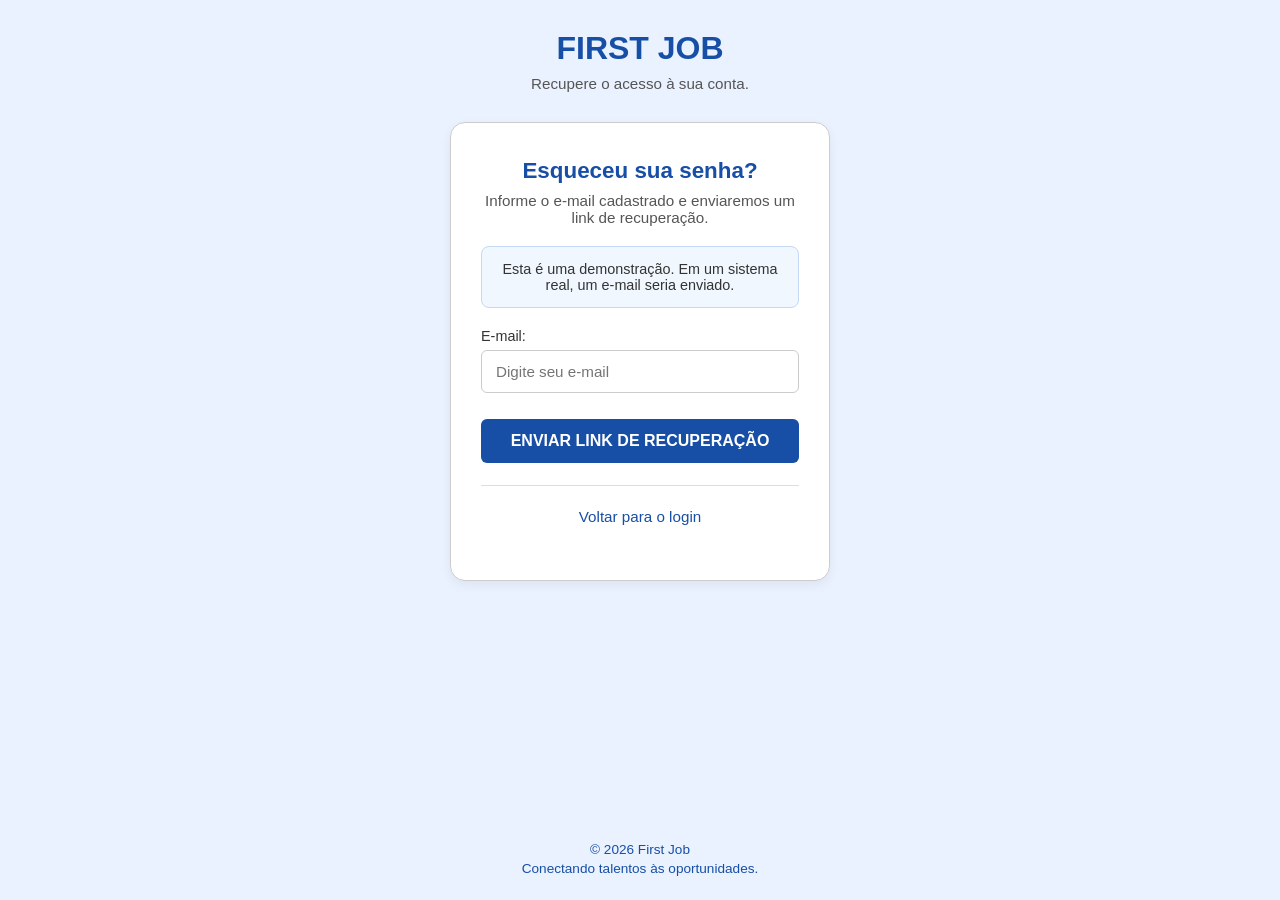
<file: Projeto-Firstjob1/recuperar-senha.html>
<!DOCTYPE html>
<html lang="pt-br">

<head>
    <meta charset="UTF-8">
    <meta name="viewport" content="width=device-width, initial-scale=1.0">
    <meta name="author" content="Angelo Ferreira da Silva">
    <meta name="description" content="First Job - Recuperar senha">
    <title>First Job - Recuperar Senha</title>
    <link rel="stylesheet" href="../css/style.css">
</head>

<body>

    <header>
        <h1>FIRST JOB</h1>
        <p>Recupere o acesso à sua conta.</p>
    </header>

    <main>
        <h2>Esqueceu sua senha?</h2>
        <p>Informe o e-mail cadastrado e enviaremos um link de recuperação.</p>

        <div class="aviso">
            Esta é uma demonstração. Em um sistema real, um e-mail seria enviado.
        </div>

        <form action="#" method="post" onsubmit="alert('Se o e-mail existir, você receberá as instruções em breve.'); return false;">
            <p>
                <label for="email">E-mail:</label>
                <input type="email" id="email" name="email" placeholder="Digite seu e-mail" required>
            </p>

            <p>
                <input type="submit" value="ENVIAR LINK DE RECUPERAÇÃO">
            </p>
        </form>

        <hr>

        <p>
            <a href="index.html">Voltar para o login</a>
        </p>
    </main>

    <footer>
        <p>© 2026 First Job</p>
        <p>Conectando talentos às oportunidades.</p>
    </footer>

</body>

</html>
</file>
<file: style.css>
/* ===== Reset e base ===== */
* {
    margin: 0;
    padding: 0;
    box-sizing: border-box;
}

body {
    font-family: Arial, Helvetica, sans-serif;
    background-color: #eaf2ff;
    color: #333;
    min-height: 100vh;
    display: flex;
    flex-direction: column;
    text-align: center;
}

/* ===== Header ===== */
header {
    padding: 30px 20px 10px;
}

header h1 {
    color: #174ea6;
    font-size: 2rem;
    margin-bottom: 8px;
}

header h3 {
    color: #174ea6;
    font-weight: normal;
    margin-bottom: 6px;
}

header p {
    color: #555;
    font-size: 0.95rem;
}

/* ===== Main card ===== */
main {
    background-color: #fff;
    width: 100%;
    max-width: 380px;
    margin: 20px auto 30px;
    padding: 35px 30px;
    border: 1px solid #ccc;
    border-radius: 15px;
    box-shadow: 0 4px 12px rgba(0, 0, 0, 0.06);
}

main h2 {
    color: #174ea6;
    margin-bottom: 8px;
    font-size: 1.4rem;
}

main > p {
    color: #555;
    margin-bottom: 20px;
    font-size: 0.95rem;
}

/* ===== Formulários ===== */
form p {
    margin-bottom: 18px;
    text-align: left;
}

label {
    display: block;
    text-align: left;
    margin-bottom: 6px;
    font-size: 0.9rem;
    color: #333;
}

input[type="text"],
input[type="email"],
input[type="password"] {
    width: 100%;
    padding: 12px 14px;
    border: 1px solid #ccc;
    border-radius: 6px;
    font-size: 0.95rem;
}

input[type="text"]:focus,
input[type="email"]:focus,
input[type="password"]:focus {
    outline: none;
    border-color: #174ea6;
}

input[type="checkbox"] {
    margin-right: 6px;
    vertical-align: middle;
}

input[type="submit"] {
    width: 100%;
    padding: 13px;
    background-color: #174ea6;
    color: #fff;
    border: none;
    border-radius: 6px;
    font-size: 1rem;
    font-weight: bold;
    cursor: pointer;
    margin-top: 8px;
    transition: background-color 0.2s;
}

input[type="submit"]:hover {
    background-color: #0c3978;
}

/* ===== Links e hr ===== */
a {
    color: #174ea6;
    text-decoration: none;
}

a:hover {
    text-decoration: underline;
}

hr {
    border: none;
    border-top: 1px solid #ddd;
    margin: 22px 0;
}

/* ===== Página de sucesso ===== */
body.sucesso main {
    margin-top: 80px;
}

body.sucesso h1 {
    color: #174ea6;
    font-size: 3.5rem;
    margin-bottom: 10px;
}

body.sucesso h2 {
    color: #174ea6;
    margin-bottom: 12px;
}

body.sucesso p {
    color: #444;
    margin-bottom: 10px;
}

.botao-login {
    display: inline-block;
    background-color: #174ea6;
    color: #fff !important;
    padding: 12px 28px;
    border-radius: 6px;
    text-decoration: none !important;
    margin-top: 18px;
    font-weight: bold;
    transition: background-color 0.2s;
}

.botao-login:hover {
    background-color: #0c3978;
}

/* ===== Footer ===== */
footer {
    margin-top: auto;
    padding: 20px;
    color: #174ea6;
    font-size: 0.85rem;
}

footer p {
    margin-bottom: 4px;
}

/* ===== Página recuperar senha ===== */
.aviso {
    background-color: #f0f7ff;
    border: 1px solid #c5d8f5;
    border-radius: 8px;
    padding: 14px;
    margin-bottom: 20px;
    font-size: 0.9rem;
    color: #333;
}
</file>
<file: css/style.css>
/* Configurações gerais da página */
* {
    margin: 0;
    /* Remove as margens */
    padding: 0;
    /* Remove os espaços internos */
    box-sizing: border-box;
    /* Facilita o ajuste dos tamanhos */
}

/* Corpo da página */
body {
    font-family: Arial, Helvetica, sans-serif;
    /* Fonte utilizada */
    background-color: #eaf2ff;
    /* Cor de fundo */
    color: #333;
    /* Cor dos textos */
    min-height: 100vh;
    /* Ocupa pelo menos a altura da tela */
    display: flex;
    /* Organiza os elementos */
    flex-direction: column;
    /* Deixa os elementos em coluna */
    text-align: center;
    /* Centraliza os textos */
}

/* Cabeçalho */
header {
    padding: 30px 20px 10px;
    /* Espaçamento interno */
}

header h1 {
    color: #174ea6;
    /* Cor do título */
    font-size: 2rem;
    /* Tamanho da letra */
    margin-bottom: 8px;
    /* Espaço abaixo do título */
}

header h3 {
    color: #174ea6;
    /* Cor do subtítulo */
    font-weight: normal;
    /* Remove o negrito */
    margin-bottom: 6px;
    /* Espaço abaixo do texto */
}

header p {
    color: #555;
    /* Cor do parágrafo */
    font-size: 0.95rem;
    /* Tamanho do texto */
}

/* Parte principal da página */
main {
    background-color: #fff;
    /* Fundo branco */
    width: 100%;
    /* Ocupa toda a largura disponível */
    max-width: 380px;
    /* Limita a largura */
    margin: 20px auto 30px;
    /* Centraliza e adiciona espaço */
    padding: 35px 30px;
    /* Espaçamento interno */
    border: 1px solid #ccc;
    /* Borda cinza */
    border-radius: 15px;
    /* Arredonda os cantos */
    box-shadow: 0 4px 12px rgba(0, 0, 0, 0.06);
    /* Sombra */
}

main h2 {
    color: #174ea6;
    /* Cor do título */
    margin-bottom: 8px;
    /* Espaço abaixo */
    font-size: 1.4rem;
    /* Tamanho da letra */
}

main h3 {
    color: #174ea6;
    /* Cor do subtítulo */
    margin-bottom: 8px;
    /* Espaço abaixo */
    font-size: 1.1rem;
    /* Tamanho da letra */
}

main>p {
    color: #555;
    /* Cor do parágrafo */
    margin-bottom: 20px;
    /* Espaço abaixo */
    font-size: 0.95rem;
    /* Tamanho do texto */
}

/* Formulário */
form p {
    margin-bottom: 18px;
    /* Espaço entre os campos */
    text-align: left;
    /* Alinha o texto à esquerda */
}

label {
    display: block;
    /* Deixa cada label em uma linha */
    text-align: left;
    /* Alinha à esquerda */
    margin-bottom: 6px;
    /* Espaço abaixo do label */
    font-size: 0.9rem;
    /* Tamanho da letra */
    color: #333;
    /* Cor do texto */
}

/* Campos de preenchimento */
input[type="text"],
input[type="email"],
input[type="password"] {
    width: 100%;
    /* Ocupa toda a largura */
    padding: 12px 14px;
    /* Espaço dentro do campo */
    border: 1px solid #ccc;
    /* Borda cinza */
    border-radius: 6px;
    /* Cantos arredondados */
    font-size: 0.95rem;
    /* Tamanho do texto */
}

/* Quando clica em um campo */
input[type="text"]:focus,
input[type="email"]:focus,
input[type="password"]:focus {
    outline: none;
    /* Remove o contorno padrão */
    border-color: #174ea6;
    /* Muda a borda para azul */
}

/* Opção lembrar de mim */
.lembrar {
    display: flex;
    /* Organiza os elementos lado a lado */
    align-items: center;
    /* Alinha os elementos */
    gap: 6px;
    /* Espaço entre eles */
}

.lembrar label {
    display: inline;
    /* Deixa o texto ao lado do checkbox */
    margin-bottom: 0;
    /* Remove a margem de baixo */
    cursor: pointer;
    /* Mostra a mãozinha do mouse */
}

input[type="checkbox"] {
    margin: 0;
    /* Remove a margem */
    vertical-align: middle;
    /* Alinha com o texto */
}

/* Botão de enviar */
input[type="submit"] {
    width: 100%;
    /* Ocupa toda a largura */
    padding: 13px;
    /* Espaçamento interno */
    background-color: #174ea6;
    /* Fundo azul */
    color: #fff;
    /* Texto branco */
    border: none;
    /* Remove a borda */
    border-radius: 6px;
    /* Arredonda os cantos */
    font-size: 1rem;
    /* Tamanho da letra */
    font-weight: bold;
    /* Deixa em negrito */
    cursor: pointer;
    /* Muda o cursor */
    margin-top: 8px;
    /* Espaço acima do botão */
    transition: background-color 0.2s;
    /* Suaviza a mudança de cor */
}

input[type="submit"]:hover {
    background-color: #0c3978;
    /* Escurece ao passar o mouse */
}

/* Links */
a {
    color: #174ea6;
    /* Cor dos links */
    text-decoration: none;
    /* Remove o sublinhado */
}

a:hover {
    text-decoration: underline;
    /* Adiciona sublinhado ao passar o mouse */
}

.link-extra {
    margin-top: 12px;
    /* Espaço acima dos links */
}

/* Linha que separa os conteúdos */
hr {
    border: none;
    /* Remove a borda padrão */
    border-top: 1px solid #ddd;
    /* Cria uma linha cinza */
    margin: 22px 0;
    /* Espaço acima e abaixo */
}

/* Estilos da página de sucesso */
body.sucesso main {
    margin-top: 80px;
    /* Espaço acima do conteúdo */
}

body.sucesso h1 {
    color: #174ea6;
    /* Cor do título */
    font-size: 3.5rem;
    /* Aumenta o tamanho da letra */
    margin-bottom: 10px;
    /* Espaço abaixo */
}

body.sucesso h2 {
    color: #174ea6;
    /* Cor do subtítulo */
    margin-bottom: 12px;
    /* Espaço abaixo */
}

body.sucesso p {
    color: #444;
    /* Cor dos parágrafos */
    margin-bottom: 10px;
    /* Espaço entre os textos */
}

/* Botão para voltar ao login */
.botao-login {
    display: inline-block;
    /* Permite ajustar o botão */
    background-color: #174ea6;
    /* Fundo azul */
    color: #fff !important;
    /* Texto branco */
    padding: 12px 28px;
    /* Espaçamento interno */
    border-radius: 6px;
    /* Cantos arredondados */
    text-decoration: none !important;
    /* Remove o sublinhado */
    margin-top: 18px;
    /* Espaço acima */
    font-weight: bold;
    /* Texto em negrito */
    transition: background-color 0.2s;
    /* Suaviza a mudança de cor */
}

.botao-login:hover {
    background-color: #0c3978;
    /* Muda a cor ao passar o mouse */
}

/* Rodapé */
footer {
    margin-top: auto;
    /* Mantém o rodapé no final da página */
    padding: 20px;
    /* Espaçamento interno */
    color: #174ea6;
    /* Cor do texto */
    font-size: 0.85rem;
    /* Tamanho da letra */
}

footer p {
    margin-bottom: 4px;
    /* Espaço abaixo do parágrafo */
}

/* Caixa de aviso */
.aviso {
    background-color: #f0f7ff;
    /* Fundo azul claro */
    border: 1px solid #c5d8f5;
    /* Borda azul clara */
    border-radius: 8px;
    /* Cantos arredondados */
    padding: 14px;
    /* Espaço interno */
    margin-bottom: 20px;
    /* Espaço abaixo */
    font-size: 0.9rem;
    /* Tamanho da letra */
    color: #333;
    /* Cor do texto */
}
</file>
<file: css/inicio.css>
/* Configurações gerais */
* {
    margin: 0;
    /* Remove as margens */
    padding: 0;
    /* Remove os espaços internos */
    box-sizing: border-box;
    /* Facilita o ajuste dos tamanhos */
}

/* Corpo da página */
body {
    font-family: Arial, Helvetica, sans-serif;
    /* Fonte utilizada */
    background-color: #eaf2ff;
    /* Cor de fundo */
    color: #222;
    /* Cor dos textos */
    min-height: 100vh;
    /* Ocupa pelo menos a altura da tela */
    display: flex;
    /* Organiza os elementos */
    flex-direction: column;
    /* Deixa os elementos em coluna */
}

/* Cabeçalho */
header {
    text-align: center;
    /* Centraliza os textos */
    padding: 25px 20px 15px;
    /* Espaçamento interno */
    color: #174ea6;
    /* Cor do texto */
}

header h1 {
    font-size: 2rem;
    /* Tamanho do título */
    margin-bottom: 6px;
    /* Espaço abaixo do título */
}

header p {
    font-size: 1rem;
    /* Tamanho do parágrafo */
    color: #555;
    /* Cor do texto */
}

/* Menu de navegação */
nav {
    background-color: #174ea6;
    /* Fundo azul */
    padding: 14px;
    /* Espaçamento interno */
    text-align: center;
    /* Centraliza os links */
}

nav a {
    color: white;
    /* Cor dos links */
    text-decoration: none;
    /* Remove o sublinhado */
    margin: 0 14px;
    /* Espaço entre os links */
    font-size: 0.95rem;
    /* Tamanho da letra */
    transition: opacity 0.2s;
    /* Suaviza a mudança de transparência */
}

nav a:hover {
    text-decoration: underline;
    /* Coloca sublinhado ao passar o mouse */
    opacity: 0.9;
    /* Deixa o link um pouco transparente */
}

/* Conteúdo principal */
main {
    width: 90%;
    /* Ocupa 90% da largura disponível */
    max-width: 1100px;
    /* Limita a largura máxima */
    margin: 0 auto;
    /* Centraliza o conteúdo */
    flex: 1;
    /* Ocupa o espaço disponível da página */
}

/* Parte de boas-vindas */
.boas-vindas {
    background-color: white;
    /* Fundo branco */
    text-align: center;
    /* Centraliza os textos */
    padding: 40px 30px;
    /* Espaçamento interno */
    margin-top: 30px;
    /* Espaço acima */
    border-radius: 12px;
    /* Arredonda os cantos */
    box-shadow: 0 2px 10px rgba(0, 0, 0, 0.05);
    /* Adiciona uma sombra leve */
}

.boas-vindas h2 {
    color: #174ea6;
    /* Cor do título */
    margin-bottom: 12px;
    /* Espaço abaixo */
}

.boas-vindas p {
    color: #555;
    /* Cor do parágrafo */
    margin-bottom: 18px;
    /* Espaço abaixo do texto */
    line-height: 1.5;
    /* Espaçamento entre as linhas */
}

/* Botão principal */
.botao {
    display: inline-block;
    /* Permite ajustar o botão */
    background-color: #174ea6;
    /* Fundo azul */
    color: white;
    /* Texto branco */
    padding: 12px 28px;
    /* Espaçamento interno */
    text-decoration: none;
    /* Remove o sublinhado */
    border-radius: 6px;
    /* Arredonda os cantos */
    font-weight: bold;
    /* Deixa o texto em negrito */
    transition: background-color 0.2s;
    /* Suaviza a mudança de cor */
}

.botao:hover {
    background-color: #0c3978;
    /* Escurece ao passar o mouse */
}

/* Área de pesquisa */
.pesquisa {
    text-align: center;
    /* Centraliza os elementos */
    padding: 30px 15px;
    /* Espaçamento interno */
}

.pesquisa h2 {
    color: #174ea6;
    /* Cor do título */
    margin-bottom: 16px;
    /* Espaço abaixo */
}

.pesquisa input,
.pesquisa select {
    padding: 12px 14px;
    /* Espaço dentro dos campos */
    margin: 6px;
    /* Espaço entre os campos */
    border: 1px solid #ccc;
    /* Borda cinza */
    border-radius: 6px;
    /* Cantos arredondados */
    font-size: 0.95rem;
    /* Tamanho da letra */
    min-width: 200px;
    /* Largura mínima dos campos */
}

.pesquisa button {
    padding: 12px 24px;
    /* Espaçamento interno */
    background-color: #174ea6;
    /* Fundo azul */
    color: white;
    /* Texto branco */
    border: none;
    /* Remove a borda */
    border-radius: 6px;
    /* Arredonda os cantos */
    cursor: pointer;
    /* Mostra a mãozinha do mouse */
    font-size: 0.95rem;
    /* Tamanho da letra */
    font-weight: bold;
    /* Texto em negrito */
    transition: background-color 0.2s;
    /* Suaviza a mudança de cor */
}

.pesquisa button:hover {
    background-color: #0c3978;
    /* Escurece o botão ao passar o mouse */
}

/* Área das vagas */
#vagas {
    text-align: center;
    /* Centraliza os textos */
    padding: 25px 15px;
    /* Espaçamento interno */
}

#vagas h2,
.areas h2 {
    color: #174ea6;
    /* Cor dos títulos */
    margin-bottom: 20px;
    /* Espaço abaixo */
}

/* Organiza os cartões de vagas */
.vagas-container {
    display: flex;
    /* Coloca os cartões lado a lado */
    justify-content: center;
    /* Centraliza os cartões */
    gap: 20px;
    /* Espaço entre os cartões */
    flex-wrap: wrap;
    /* Permite quebrar a linha se faltar espaço */
}

/* Cartões das vagas */
.vaga {
    background-color: white;
    /* Fundo branco */
    width: 260px;
    /* Largura do cartão */
    padding: 22px;
    /* Espaçamento interno */
    border: 1px solid #d5e1ec;
    /* Borda azul clara */
    border-radius: 10px;
    /* Arredonda os cantos */
    text-align: left;
    /* Alinha os textos à esquerda */
    box-shadow: 0 2px 8px rgba(0, 0, 0, 0.04);
    /* Sombra leve */
    transition: transform 0.2s, box-shadow 0.2s;
    /* Suaviza os efeitos */
}

.vaga:hover {
    transform: translateY(-3px);
    /* Levanta um pouco o cartão */
    box-shadow: 0 4px 14px rgba(0, 0, 0, 0.08);
    /* Aumenta a sombra */
}

.vaga h3 {
    color: #174ea6;
    /* Cor do título da vaga */
    margin-bottom: 10px;
    /* Espaço abaixo */
}

.vaga p {
    margin-bottom: 6px;
    /* Espaço entre os parágrafos */
    font-size: 0.9rem;
    /* Tamanho do texto */
    color: #444;
    /* Cor do texto */
}

.vaga a {
    display: inline-block;
    /* Permite ajustar o link */
    margin-top: 12px;
    /* Espaço acima */
    color: #174ea6;
    /* Cor azul do link */
    text-decoration: none;
    /* Remove o sublinhado */
    font-weight: bold;
    /* Deixa em negrito */
    font-size: 0.9rem;
    /* Tamanho da letra */
}

.vaga a:hover {
    text-decoration: underline;
    /* Sublinha ao passar o mouse */
}

/* Área das categorias */
.areas {
    text-align: center;
    /* Centraliza os textos */
    padding: 30px 15px;
    /* Espaçamento interno */
}

.areas>p {
    color: #555;
    /* Cor do parágrafo */
    margin-bottom: 20px;
    /* Espaço abaixo */
}

/* Organiza os cartões das áreas */
.areas-container {
    display: flex;
    /* Coloca as áreas lado a lado */
    justify-content: center;
    /* Centraliza os cartões */
    gap: 16px;
    /* Espaço entre eles */
    flex-wrap: wrap;
    /* Permite quebrar a linha */
}

/* Cartões das áreas */
.area {
    background-color: white;
    /* Fundo branco */
    padding: 22px 28px;
    /* Espaçamento interno */
    border-radius: 10px;
    /* Arredonda os cantos */
    border: 1px solid #d5e1ec;
    /* Borda azul clara */
    font-weight: bold;
    /* Texto em negrito */
    color: #174ea6;
    /* Cor azul do texto */
    box-shadow: 0 2px 8px rgba(0, 0, 0, 0.04);
    /* Sombra leve */
    transition: transform 0.2s;
    /* Suaviza o movimento */
}

.area:hover {
    transform: translateY(-2px);
    /* Move o cartão um pouco para cima */
}

/* Parte sobre o site */
.sobre {
    background-color: white;
    /* Fundo branco */
    padding: 30px;
    /* Espaçamento interno */
    margin: 20px 0 40px;
    /* Espaço em cima e embaixo */
    border-radius: 12px;
    /* Arredonda os cantos */
    text-align: center;
    /* Centraliza os textos */
    box-shadow: 0 2px 10px rgba(0, 0, 0, 0.05);
    /* Sombra leve */
}

.sobre h2 {
    color: #174ea6;
    /* Cor do título */
    margin-bottom: 14px;
    /* Espaço abaixo */
}

.sobre p {
    color: #555;
    /* Cor do parágrafo */
    line-height: 1.6;
    /* Espaço entre as linhas */
    max-width: 700px;
    /* Limita a largura do texto */
    margin: 0 auto;
    /* Centraliza o parágrafo */
}

/* Rodapé */
footer {
    text-align: center;
    /* Centraliza os textos */
    padding: 20px;
    /* Espaçamento interno */
    color: #174ea6;
    /* Cor do texto */
    font-size: 0.85rem;
    /* Tamanho da letra */
    margin-top: auto;
    /* Mantém o rodapé no final da página */
}

footer p {
    margin-bottom: 4px;
    /* Espaço abaixo do parágrafo */
}
</file>
<file: css/areas.css>
/* Configurações gerais */
* {
    margin: 0;
    padding: 0;
    box-sizing: border-box;
}

/* Corpo da página */
body {
    font-family: Arial, Helvetica, sans-serif;
    background-color: #eaf2ff;
    color: #222;
    min-height: 100vh;
    display: flex;
    flex-direction: column;
}

/* Cabeçalho */
header {
    text-align: center;
    padding: 25px 20px 15px;
    color: #174ea6;
}

header h1 {
    font-size: 2rem;
    margin-bottom: 6px;
}

header p {
    font-size: 1rem;
    color: #555;
}

/* Menu de navegação */
nav {
    background-color: #174ea6;
    padding: 14px;
    text-align: center;
}

nav a {
    color: white;
    text-decoration: none;
    margin: 0 14px;
    font-size: 0.95rem;
    transition: opacity 0.2s;
}

nav a:hover {
    text-decoration: underline;
    opacity: 0.9;
}

/* Conteúdo principal */
main {
    width: 90%;
    max-width: 1100px;
    margin: 0 auto;
    flex: 1;
}

/* Boas-vindas */
.boas-vindas {
    background-color: white;
    text-align: center;
    padding: 40px 30px;
    margin-top: 30px;
    border-radius: 12px;
    box-shadow: 0 2px 10px rgba(0, 0, 0, 0.05);
}

.boas-vindas h2 {
    color: #174ea6;
    margin-bottom: 12px;
}

.boas-vindas p {
    color: #555;
    line-height: 1.5;
}

/* Cartões das áreas */
.area {
    background-color: white;
    padding: 28px;
    margin: 25px 0;
    border: 1px solid #d5e1ec;
    border-radius: 10px;
    box-shadow: 0 2px 8px rgba(0, 0, 0, 0.04);
    transition: transform 0.2s;
}

.area:hover {
    transform: translateY(-3px);
}

/* Títulos das áreas */
.area h2 {
    color: #174ea6;
    margin-bottom: 15px;
}

.area h3 {
    color: #174ea6;
    margin: 18px 0 10px;
}

/* Textos das áreas */
.area p {
    color: #555;
    line-height: 1.6;
    margin-bottom: 12px;
}

/* Lista de profissões */
.area ul {
    margin-left: 25px;
    color: #444;
    line-height: 1.8;
}

/* Parte final */
.final {
    background-color: white;
    text-align: center;
    padding: 35px 25px;
    margin: 30px 0 40px;
    border-radius: 12px;
    box-shadow: 0 2px 10px rgba(0, 0, 0, 0.05);
}

.final h2 {
    color: #174ea6;
    margin-bottom: 12px;
}

.final p {
    color: #555;
    line-height: 1.5;
    margin-bottom: 20px;
}

/* Link para voltar */
.final a {
    display: inline-block;
    background-color: #174ea6;
    color: white;
    padding: 12px 25px;
    text-decoration: none;
    border-radius: 6px;
    font-weight: bold;
    transition: background-color 0.2s;
}

.final a:hover {
    background-color: #0c3978;
}

/* Rodapé */
footer {
    text-align: center;
    padding: 20px;
    color: #174ea6;
    font-size: 0.85rem;
    margin-top: auto;
}

footer p {
    margin-bottom: 4px;
}
</file>
